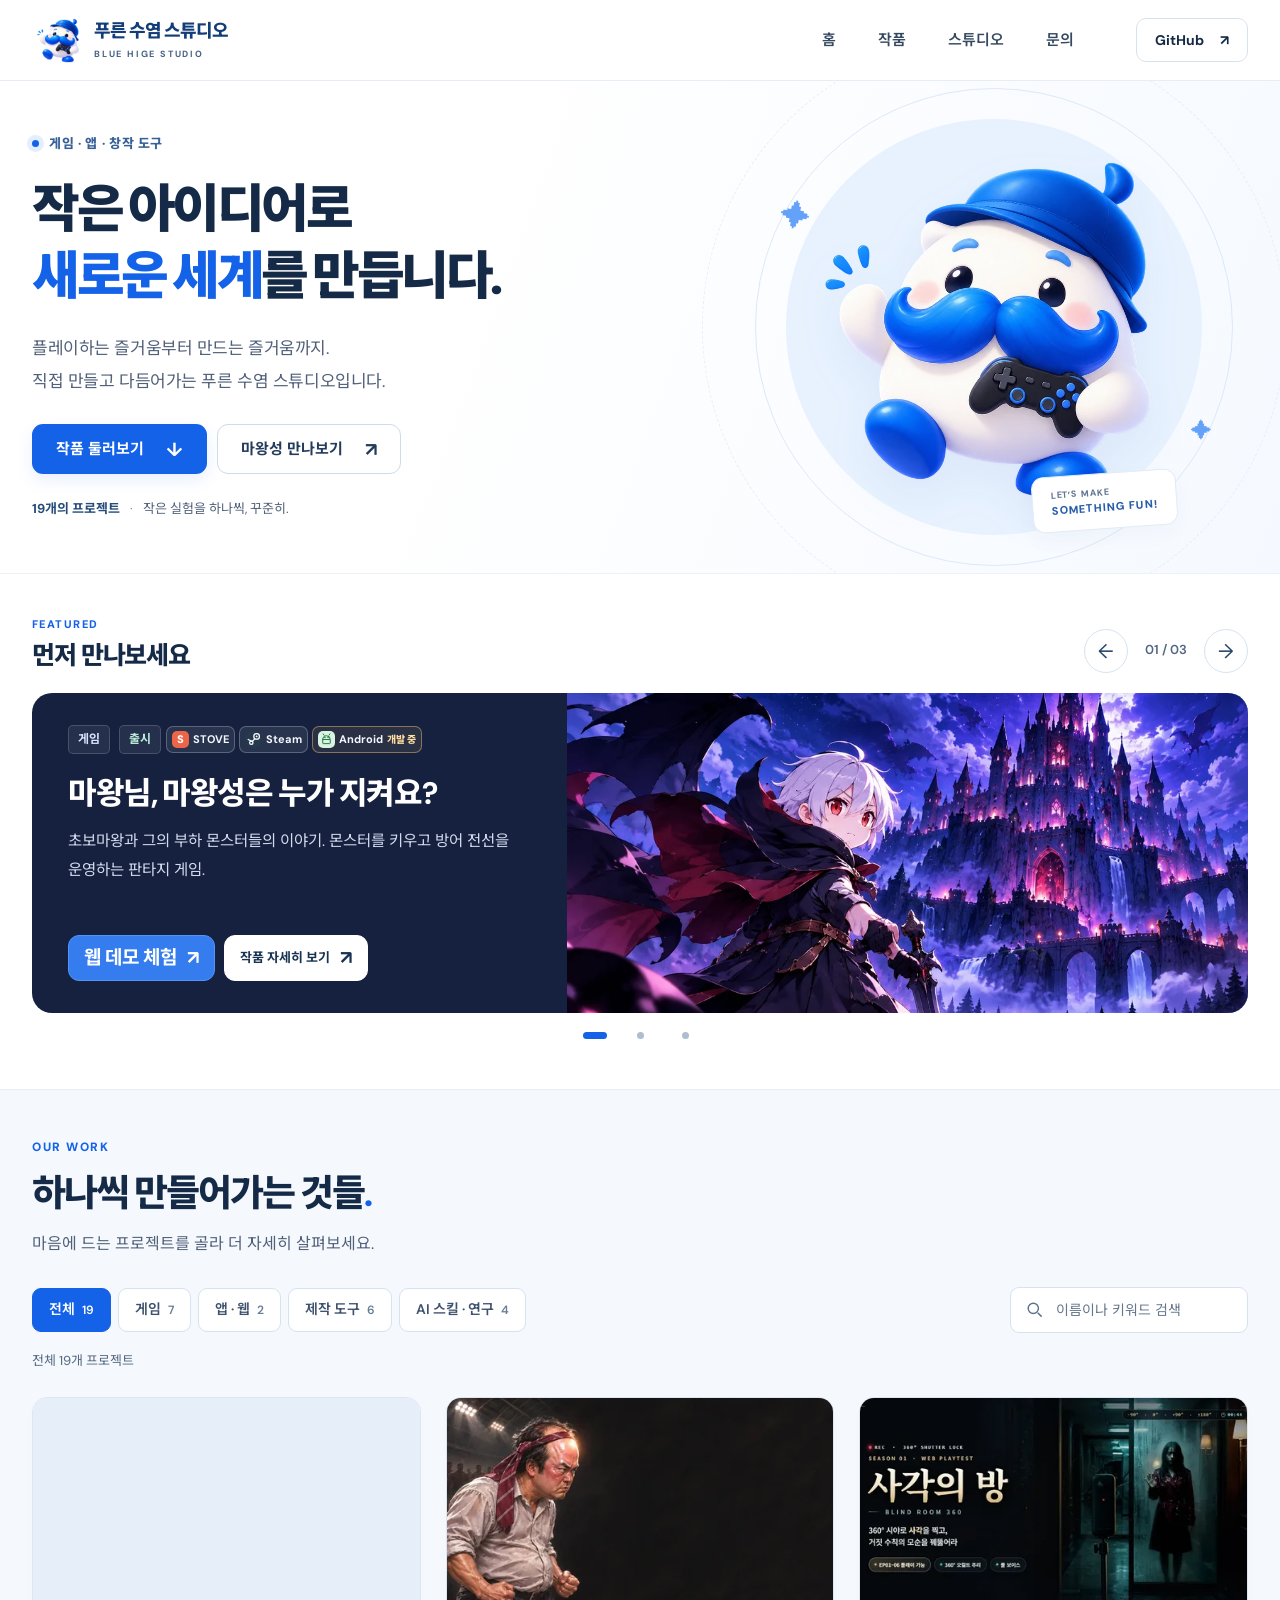
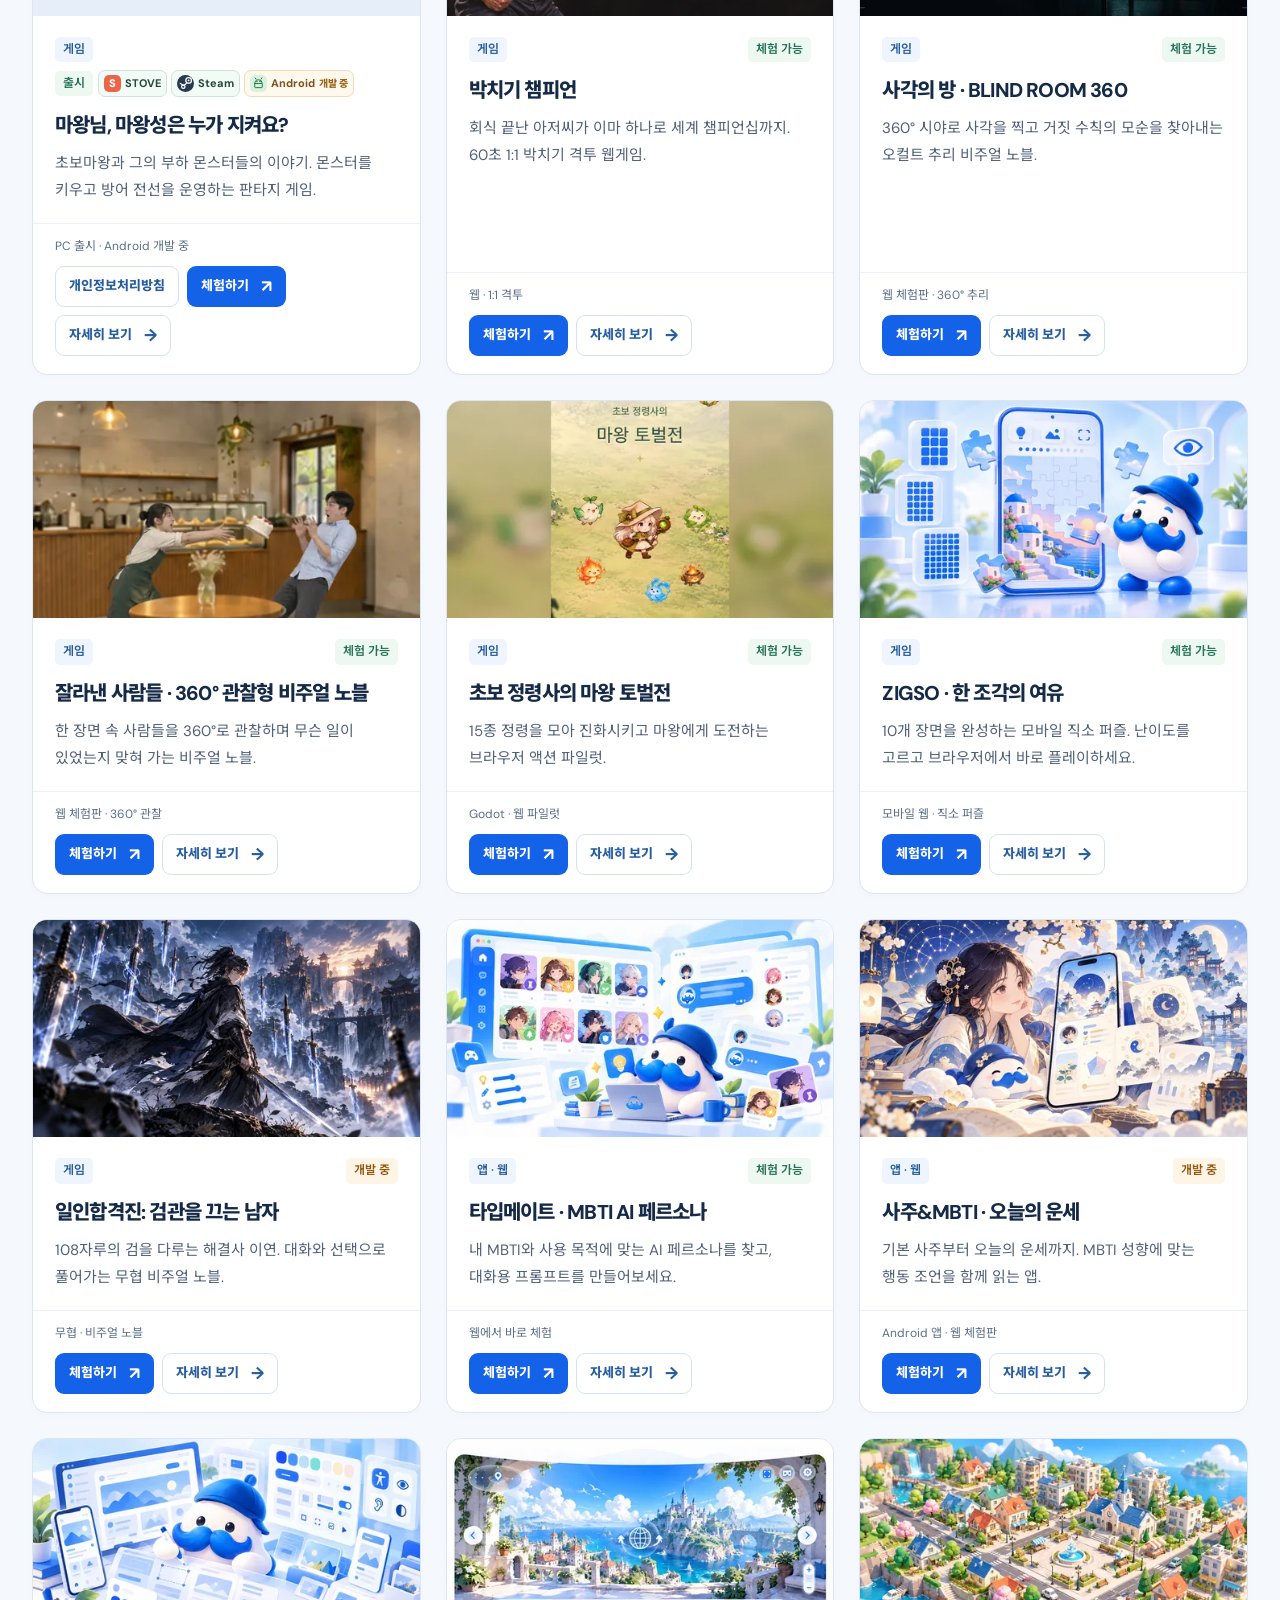
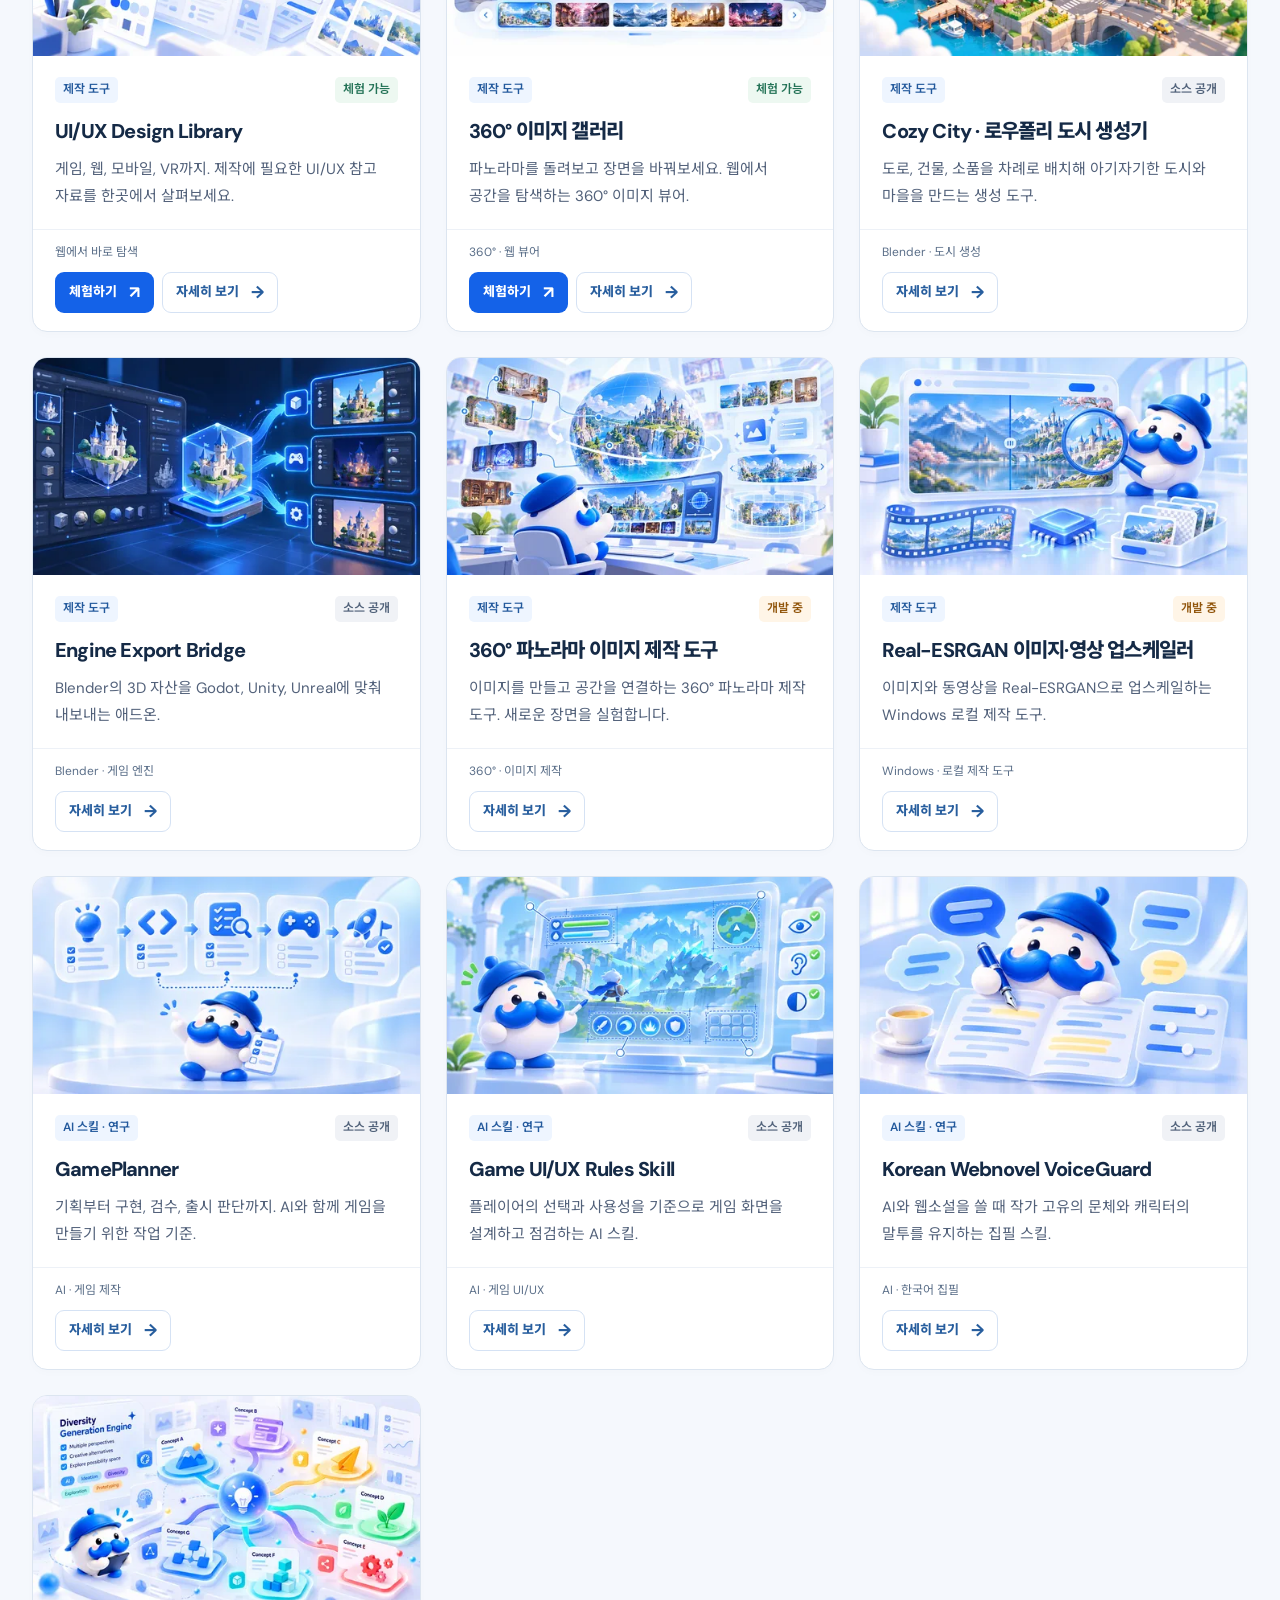
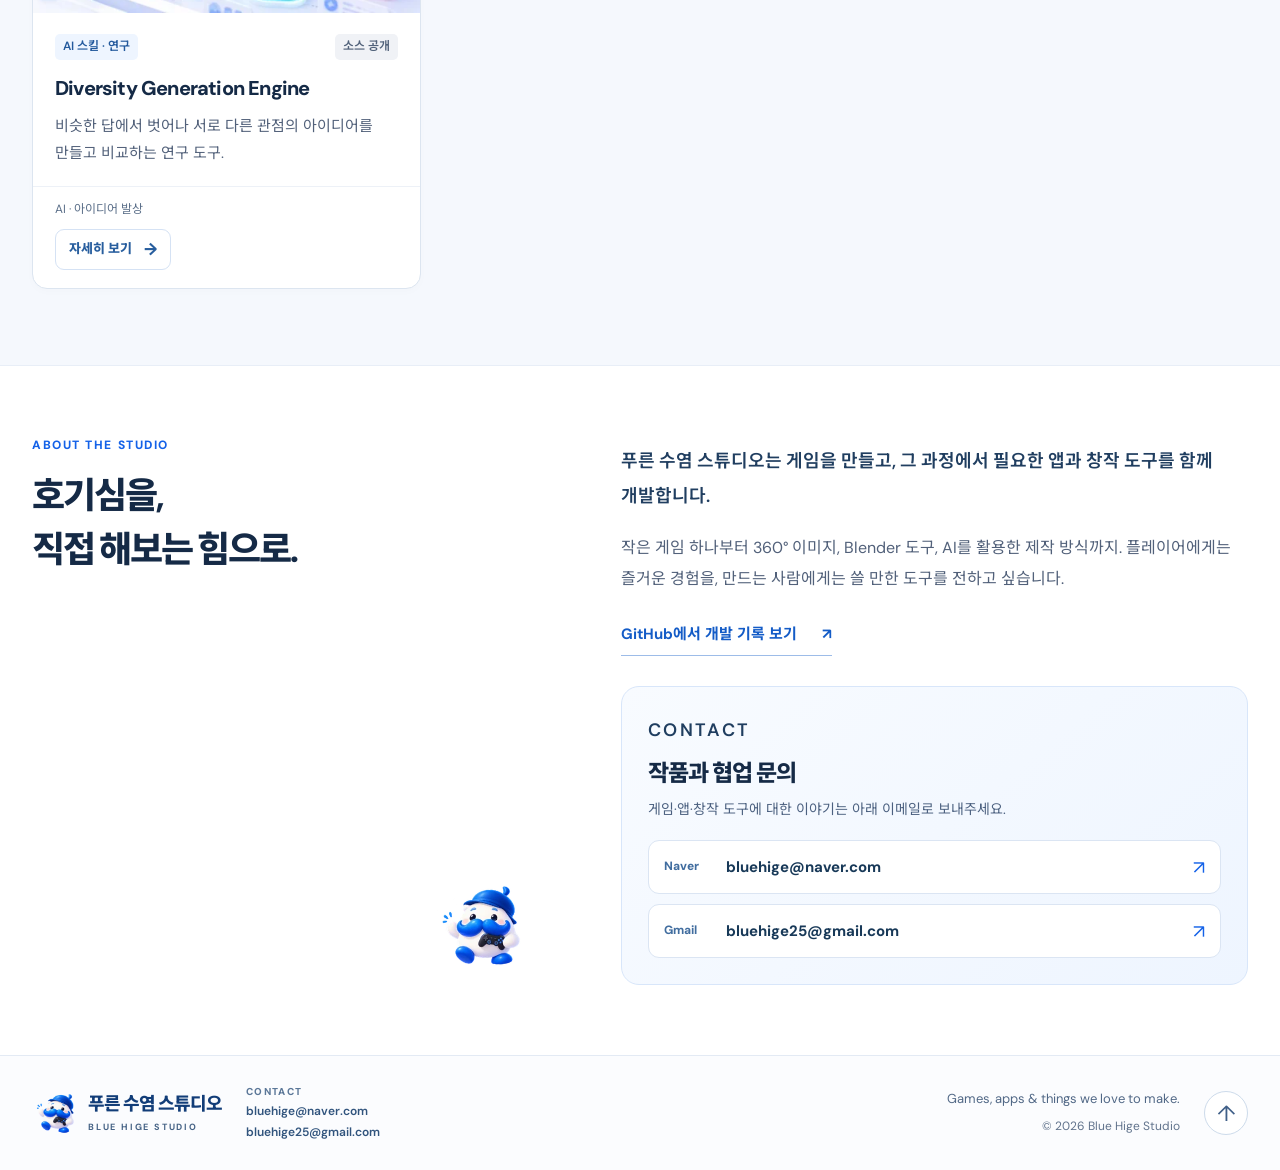
<file: index.html>
<!doctype html>
<html lang="ko">
<head>
  <meta charset="utf-8">
  <meta name="viewport" content="width=device-width, initial-scale=1">
  <meta name="description" content="푸른 수염 스튜디오의 게임, 앱, 창작 도구를 만나보세요. 마왕성, ZIGSO 직소 퍼즐, 타입메이트, Blender 및 이미지 제작 도구까지.">
  <meta name="theme-color" content="#f7faff">
  <meta property="og:title" content="푸른 수염 스튜디오 | Blue Hige Studio">
  <meta property="og:description" content="작은 아이디어로 새로운 세계를 만듭니다. 게임, 앱, 창작 도구를 한곳에서 만나보세요.">
  <meta property="og:type" content="website">
  <meta property="og:url" content="https://bluehige.github.io/">
  <meta property="og:image" content="https://bluehige.github.io/assets/images/mawang-1440.webp">
  <title>푸른 수염 스튜디오 — 게임, 앱 그리고 창작 도구</title>
  <link rel="icon" href="./assets/brand-mark.svg" type="image/svg+xml">
  <link rel="preconnect" href="https://fonts.googleapis.com">
  <link rel="preconnect" href="https://fonts.gstatic.com" crossorigin>
  <link href="https://fonts.googleapis.com/css2?family=DM+Sans:wght@400;500;600;700;800&family=Noto+Sans+KR:wght@400;500;600;700;800;900&display=swap" rel="stylesheet">
  <link rel="stylesheet" href="./styles.css?v=20261023-expanded">
</head>
<body>
  <a class="skip" href="#work">작품 목록으로 건너뛰기</a>
  <header class="site-header">
    <div class="container header-inner">
      <a class="brand" href="./" aria-label="푸른 수염 스튜디오 홈">
        <img src="./assets/images/mascot-160.webp" alt="" width="54" height="54">
        <span class="brand-word"><strong>푸른 수염 스튜디오</strong><small>BLUE HIGE STUDIO</small></span>
      </a>
      <nav class="main-nav" aria-label="주요 메뉴">
        <a class="nav-home" href="#home">홈</a><a href="#work">작품</a><a href="#about">스튜디오</a><a href="#contact">문의</a>
      </nav>
      <a class="nav-github" href="https://github.com/bluehige" target="_blank" rel="noopener noreferrer">GitHub <span aria-hidden="true">↗</span></a>
    </div>
  </header>

  <main id="home">
    <section class="hero-wrap" aria-labelledby="hero-title">
      <div class="hero container">
        <div class="hero-copy">
          <p class="eyebrow"><span class="live-dot" aria-hidden="true"></span>게임 · 앱 · 창작 도구</p>
          <h1 id="hero-title">작은 아이디어로<br><span>새로운 세계</span>를 만듭니다.</h1>
          <p class="lead">플레이하는 즐거움부터 만드는 즐거움까지.<br>직접 만들고 다듬어가는 푸른 수염 스튜디오입니다.</p>
          <div class="hero-actions">
            <a class="btn btn-primary" href="#work">작품 둘러보기 <span aria-hidden="true">↓</span></a>
            <a class="btn btn-white" href="./project.html?id=mawang">마왕성 만나보기 <span aria-hidden="true">↗</span></a>
          </div>
          <p class="hero-footnote"><strong><span id="project-count">19</span>개의 프로젝트</strong><span class="dot-separator" aria-hidden="true">·</span>작은 실험을 하나씩, 꾸준히.</p>
        </div>
        <div class="hero-illustration">
          <div class="hero-orbit orbit-one" aria-hidden="true"></div><div class="hero-orbit orbit-two" aria-hidden="true"></div>
          <span class="hero-spark spark-one" aria-hidden="true">✦</span><span class="hero-spark spark-two" aria-hidden="true">✦</span>
          <img class="mascot" src="./assets/images/mascot-800.webp" alt="파란 모자와 수염을 하고 게임패드를 든 푸른 수염 스튜디오 캐릭터" width="800" height="800" fetchpriority="high">
          <span class="mascot-note" aria-hidden="true"><span>LET’S MAKE</span> SOMETHING FUN!</span>
        </div>
      </div>
    </section>

    <section class="feature-wrap container" aria-labelledby="featured-heading">
      <div class="feature-heading">
        <div><p class="eyebrow blue">FEATURED</p><h2 id="featured-heading">먼저 만나보세요</h2></div>
        <div class="feature-controls" role="group" aria-label="대표 작품 선택">
          <button type="button" id="feature-prev" aria-label="이전 대표 작품">←</button>
          <span id="feature-position" aria-live="polite" aria-atomic="true">01 / 03</span>
          <button type="button" id="feature-next" aria-label="다음 대표 작품">→</button>
        </div>
      </div>
      <div class="feature" id="feature">
        <div class="feature-copy">
          <div class="feature-meta"><span id="feature-category">게임</span><span class="release-status"><span id="feature-status">출시</span><span id="feature-platforms" class="feature-platforms" aria-label="플랫폼별 출시 상태"></span></span></div>
          <h3 id="feature-title">마왕님, 마왕성은 누가 지켜요?</h3>
          <p id="feature-desc">초보마왕과 그의 부하 몬스터들의 이야기. 몬스터를 키우고 방어 전선을 운영하는 판타지 게임.</p>
          <div class="feature-actions">
            <a id="feature-demo" class="btn btn-feature-demo" href="https://bluehige.github.io/mawangseong-demo/web_Demo/" target="_blank" rel="noopener noreferrer" aria-label="마왕성 바로 체험하기"><span class="feature-demo-label">웹 데모 체험</span> <span aria-hidden="true">↗</span></a>
            <a id="feature-link" class="btn btn-feature" href="./project.html?id=mawang">작품 자세히 보기 <span aria-hidden="true">↗</span></a>
          </div>
        </div>
        <a class="feature-image" id="feature-image-link" href="./project.html?id=mawang" aria-label="마왕성 자세히 보기">
          <img id="feature-img" src="./assets/images/mawang-1440.webp" srcset="./assets/images/mawang-480.webp 480w, ./assets/images/mawang-960.webp 960w, ./assets/images/mawang-1440.webp 1440w" sizes="(max-width: 760px) calc(100vw - 40px), 660px" alt="보랏빛 마왕성과 흰 머리 캐릭터를 그린 마왕성 소개 일러스트" width="1672" height="941" loading="lazy">
        </a>
      </div>
      <div class="feature-dots" role="group" aria-label="대표 작품 바로 선택">
        <button class="feature-dot active" type="button" data-feature="0" aria-pressed="true"><span class="sr-only">마왕성</span></button>
        <button class="feature-dot" type="button" data-feature="1" aria-pressed="false"><span class="sr-only">타입메이트</span></button>
        <button class="feature-dot" type="button" data-feature="2" aria-pressed="false"><span class="sr-only">360도 이미지 빌더</span></button>
      </div>
    </section>

    <section class="works-section" id="work" aria-labelledby="works-heading">
      <div class="container">
        <div class="section-heading"><div><p class="eyebrow blue">OUR WORK</p><h2 id="works-heading">하나씩 만들어가는 것들<span class="heading-period">.</span></h2><p>마음에 드는 프로젝트를 골라 더 자세히 살펴보세요.</p></div></div>
        <div class="work-toolbar">
          <div class="filter-list" role="group" aria-label="작품 카테고리">
            <button type="button" class="filter active" data-category="all" aria-pressed="true">전체 <span data-count="all">19</span></button>
            <button type="button" class="filter" data-category="game" aria-pressed="false">게임 <span data-count="game">7</span></button>
            <button type="button" class="filter" data-category="app" aria-pressed="false">앱 · 웹 <span data-count="app">2</span></button>
            <button type="button" class="filter" data-category="tool" aria-pressed="false">제작 도구 <span data-count="tool">6</span></button>
            <button type="button" class="filter" data-category="lab" aria-pressed="false">AI 스킬 · 연구 <span data-count="lab">4</span></button>
          </div>
          <label class="work-search">
            <svg width="19" height="19" viewBox="0 0 24 24" fill="none" stroke="currentColor" stroke-width="1.8" aria-hidden="true"><circle cx="10.5" cy="10.5" r="6.5"></circle><path d="m16 16 5 5"></path></svg>
            <span class="sr-only">작품 검색</span><input id="search" type="search" placeholder="이름이나 키워드 검색" autocomplete="off">
          </label>
        </div>
        <div class="results-row"><p id="result-count" role="status" aria-live="polite" aria-atomic="true">전체 19개 프로젝트</p><button id="reset-filters" type="button" class="text-button" hidden>검색·필터 초기화 <span aria-hidden="true">↺</span></button></div>
        <div class="projects-grid" id="projects-grid"></div>
        <div id="empty" class="empty" hidden><span class="empty-symbol" aria-hidden="true">⌕</span><h3>찾으시는 프로젝트가 없어요.</h3><p>다른 검색어를 입력하거나 전체 작품을 살펴보세요.</p><button id="empty-reset" type="button" class="btn btn-primary">전체 작품 보기</button></div>
        <noscript><p class="empty">작품 목록을 보려면 브라우저에서 JavaScript를 켜주세요. <a href="https://github.com/bluehige">GitHub에서도 프로젝트를 볼 수 있습니다.</a></p></noscript>
      </div>
    </section>

    <section id="about" class="about-section" aria-labelledby="about-heading">
      <div class="container about-grid">
        <div class="about-heading"><p class="eyebrow blue">ABOUT THE STUDIO</p><h2 id="about-heading">호기심을,<br>직접 해보는 힘으로.</h2><img src="./assets/images/mascot-160.webp" width="96" height="96" alt="" loading="lazy"></div>
        <div class="about-text"><p>푸른 수염 스튜디오는 게임을 만들고, 그 과정에서 필요한 앱과 창작 도구를 함께 개발합니다.</p><p>작은 게임 하나부터 360° 이미지, Blender 도구, AI를 활용한 제작 방식까지. 플레이어에게는 즐거운 경험을, 만드는 사람에게는 쓸 만한 도구를 전하고 싶습니다.</p><a href="https://github.com/bluehige" target="_blank" rel="noopener noreferrer" class="under-link">GitHub에서 개발 기록 보기 <span aria-hidden="true">↗</span></a>
          <div class="contact-panel" id="contact" aria-labelledby="contact-heading">
            <p class="eyebrow blue">CONTACT</p>
            <h3 id="contact-heading">작품과 협업 문의</h3>
            <p>게임·앱·창작 도구에 대한 이야기는 아래 이메일로 보내주세요.</p>
            <div class="contact-links">
              <a class="contact-link" href="mailto:bluehige@naver.com" aria-label="bluehige@naver.com으로 이메일 보내기"><span class="contact-service">Naver</span><strong>bluehige@naver.com</strong><span class="contact-arrow" aria-hidden="true">↗</span></a>
              <a class="contact-link" href="mailto:bluehige25@gmail.com" aria-label="bluehige25@gmail.com으로 이메일 보내기"><span class="contact-service">Gmail</span><strong>bluehige25@gmail.com</strong><span class="contact-arrow" aria-hidden="true">↗</span></a>
            </div>
          </div>
        </div>
      </div>
    </section>
  </main>
  <footer class="footer"><div class="container footer-inner">
    <a class="brand" href="./"><img src="./assets/images/mascot-160.webp" alt="" width="48" height="48" loading="lazy"><span class="brand-word"><strong>푸른 수염 스튜디오</strong><small>BLUE HIGE STUDIO</small></span></a>
    <div class="footer-contact">
      <span>CONTACT</span>
      <a href="mailto:bluehige@naver.com">bluehige@naver.com</a>
      <a href="mailto:bluehige25@gmail.com">bluehige25@gmail.com</a>
    </div>
    <div class="footer-note"><p>Games, apps & things we love to make.</p><small>© 2026 Blue Hige Studio</small></div>
    <a href="#home" class="to-top" aria-label="맨 위로">↑</a>
  </div></footer>
  <script src="./projects.js?v=20261023-expanded"></script>
  <script src="./app.js?v=20261023-expanded"></script>
</body>
</html>
</file>
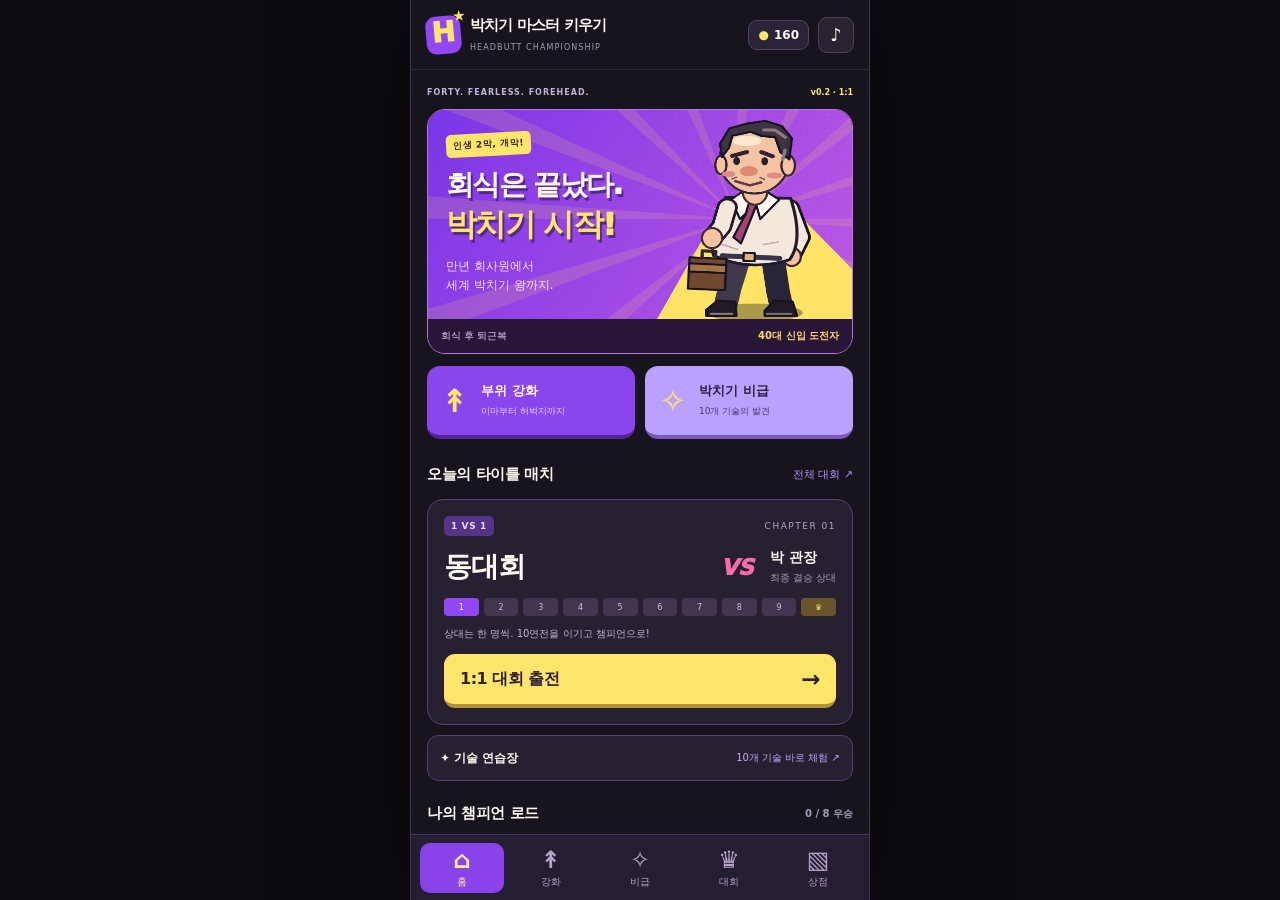
<file: headbutt-master/index.html>
<!doctype html><html lang="ko"><head><meta charset="utf-8"><meta name="viewport" content="width=device-width,initial-scale=1,viewport-fit=cover"><meta name="theme-color" content="#17141e"><meta name="description" content="회식 후 아저씨의 1:1 박치기 대회. 10연전, 10개 기술, 그랜드 슬램! 모바일 웹 파일럿 v0.2"><title>박치기 마스터 키우기 · 1:1 챔피언십</title><link rel="icon" href="data:image/svg+xml,%3Csvg xmlns='http://www.w3.org/2000/svg' viewBox='0 0 64 64'%3E%3Crect width='64' height='64' rx='15' fill='%23834bf0'/%3E%3Ctext x='32' y='43' text-anchor='middle' font-size='36' fill='%23ffe86b'%3EH%3C/text%3E%3C/svg%3E"><link rel="stylesheet" href="./styles.css?v=0.2.0"><script defer src="./engine.js?v=0.2.0"></script><script defer src="./art.js?v=0.2.0"></script><script defer src="./game.js?v=0.2.0"></script><style>.match-title h3{min-width:0;overflow-wrap:anywhere}.match-title>div{min-width:0;max-width:44%}.match-title b{overflow-wrap:anywhere}</style></head><body>
<div class="app" id="app"><header class="header"><div class="mark">H<span>★</span></div><div class="brand"><b>박치기 마스터 키우기</b><small>HEADBUTT CHAMPIONSHIP</small></div><span class="wallet"><i>●</i> <b id="gold">160</b></span><button class="icon-button" id="sound" aria-label="소리 켜기 또는 끄기">♪</button></header>
<main id="content" class="content"><section id="home" class="page active"><div class="eyebrow">FORTY. FEARLESS. FOREHEAD. <span>v0.2 · 1:1</span></div><div class="hero"><canvas id="hero" width="840" height="460" aria-label="보라색 배경의 회식 후 회사원 캐릭터"></canvas><div class="hero-copy"><span class="tag yellow">인생 2막, 개막!</span><h1>회식은 끝났다.<br><em>박치기 시작!</em></h1><p>만년 회사원에서<br>세계 박치기 왕까지.</p></div><div class="hero-footer"><span id="outfit">회식 후 퇴근복</span><b>40대 신입 도전자</b></div></div>
<div class="quick-grid"><button data-page="training"><span class="quick-icon">↟</span><b>부위 강화</b><small>이마부터 허벅지까지</small></button><button data-page="skills"><span class="quick-icon">✧</span><b>박치기 비급</b><small>10개 기술의 발견</small></button></div>
<div class="section-title"><h2>오늘의 타이틀 매치</h2><button data-page="tournaments">전체 대회 ↗</button></div><div class="match-card"><div class="match-top"><span class="tag">1 VS 1</span><small id="home-stage-num">CHAPTER 01</small></div><div class="match-title"><h3 id="home-stage">동대회</h3><span>VS</span><div><b id="home-boss">박 관장</b><small>최종 결승 상대</small></div></div><div class="round-dots" id="home-rounds"></div><p>상대는 한 명씩. 10연전을 이기고 챔피언으로!</p><button class="primary" data-act="enter">1:1 대회 출전 <span>→</span></button></div><button class="practice-link" data-act="practice">✦ 기술 연습장 <span>10개 기술 바로 체험 ↗</span></button>
<div class="section-title"><h2>나의 챔피언 로드</h2><b class="muted" id="progress-text">0 / 8 우승</b></div><div class="small-stats"><div><small>1:1 승리</small><b id="home-wins">0</b></div><div><small>최고 연전</small><b id="home-best">0 / 10</b></div><div><small>발견한 기술</small><b id="home-skills">1 / 10</b></div></div><div class="story"><b>EP.01 · 회식 후 퇴근길</b><p>“내가 왕년에 말이야… 이마 하나는 끝내줬다고.”<br>풀린 넥타이, 불룩한 배. 그의 무모한 도전이 시작된다.</p></div></section>
<section id="training" class="page"><div class="page-title"><span>TRAINING CLUB</span><h1>아저씨 강화소</h1><p>경기 보상으로 네 부위를 영구 강화합니다.</p></div><div class="training-hero"><canvas id="portrait" width="300" height="300"></canvas><div><span class="tag yellow">GROW YOUR LEGEND</span><h2>이마는 단단하게.<br>허리는 유연하게.</h2><p id="training-outfit"></p><div class="stat-bars" id="stat-bars"></div></div></div><div id="parts" class="parts"></div><div class="hint">부위 강화는 영구 유지됩니다. 대회 레벨과 기술은 새 출전 때 Lv.1부터 다시 시작합니다.</div></section>
<section id="skills" class="page"><div class="page-title"><span>THE HEADBUTT MANUAL</span><h1>열 가지 박치기 비급</h1><p>1레벨마다 기술 하나. Lv.10에서 모두 배웁니다.</p></div><button class="primary" data-act="practice">10종 기술 연습하기 <span>↗</span></button><div class="skill-summary"><b>배운 기술 4개를 장착</b><span>경기 전·일시정지 중 교체 가능</span></div><div id="skill-book" class="skill-book"></div></section>
<section id="tournaments" class="page"><div class="page-title"><span>ROAD TO THE GRAND SLAM</span><h1>작은 동네에서, 세계로.</h1><p>8개 대회를 제패하면 그랜드 슬램.</p></div><div class="trophy-banner"><span>♛</span><div><b>HEADBUTT GRAND SLAM</b><p id="trophy-count">0 / 8개의 우승 트로피</p></div></div><div id="stage-map" class="stage-map"></div></section>
<section id="shop" class="page"><div class="page-title"><span>SCROLL SHOP</span><h1>강화 주문서 상점</h1><p>파일럿 상점 · 실제 결제 없음</p></div><div class="shop-item"><span>✦</span><div><b>랜덤 강화 주문서</b><p>골드 80 → 주문서 1장</p></div><button data-act="exchange">교환</button></div><div class="shop-item"><span>▧</span><div><b>챔피언 입문 패키지</b><p>4종 각 2장 · 무료 1회</p></div><button id="claim" data-act="claim">받기</button></div><div class="shop-item"><span>♛</span><div><b>왕의 주문서 세트</b><p>4종 각 8장 · 가상 가격 3,300원</p></div><button id="mockbuy" data-act="mockbuy">시연</button></div><div class="hint">시연 상품은 실제 돈을 사용하지 않습니다. 온라인 랭킹과 결제 서버는 연결하지 않았습니다.</div><div class="section-title"><h2>나의 기록</h2><span>이 브라우저에 저장</span></div><div class="small-stats" id="records"></div><button class="reset" data-act="reset">저장 기록 초기화</button></section></main>
<nav class="nav" aria-label="주 메뉴"><button class="selected" data-page="home"><span>⌂</span>홈</button><button data-page="training"><span>↟</span>강화</button><button data-page="skills"><span>✧</span>비급</button><button data-page="tournaments"><span>♛</span>대회</button><button data-page="shop"><span>▧</span>상점</button></nav>
<section class="battle hidden" id="battle" aria-label="1대1 박치기 경기"><div class="battle-header"><div><span class="tag">1 VS 1</span><b id="battle-stage">동대회</b></div><span id="battle-round">1 / 10</span><button class="icon-button" data-act="pause" aria-label="일시정지">Ⅱ</button></div><div class="duel-hud"><div class="fighter-hud"><div><b>나 · 40대 도전자</b><span id="player-lv">Lv.1</span></div><div class="health"><i id="p-health"></i></div><small id="p-hp">207 / 207</small></div><div class="vs-clock"><b>VS</b><span id="clock">60</span></div><div class="fighter-hud opponent"><div><b id="opponent-name">김 대리</b><span>RIVAL</span></div><div class="health"><i id="e-health"></i></div><small id="e-hp"></small></div></div>
<div class="ring" id="ring"><canvas id="duel" aria-label="한 명의 상대와 맞서는 박치기 링"></canvas><div class="battle-status" id="battle-status">허리를 젖히고, 이마로 승부!</div><div class="combat-caption" id="combat-caption"></div></div>
<div class="controls"><div class="energy-row"><b>기력 <span id="energy-text">100</span></b><div class="energy-meter"><i id="energy-fill"></i></div><span id="range-label">근접 거리</span></div><div class="loadout-header"><b>장착 기술 <span id="learned-count">1 / 10</span></b><button data-act="loadout">비급 교체 ⇄</button></div><div class="equipped" id="equipped"></div><div class="action-row"><div class="footwork"><div class="move-buttons"><button id="left" aria-label="왼쪽으로 이동">◀</button><button id="right" aria-label="오른쪽으로 이동">▶</button></div><button class="dodge" id="dodge">회피 <small>회복 2.8초</small></button></div><button id="headbutt" class="headbutt"><span class="charge-fill" id="charge-fill"></span><span class="headbutt-icon">✹</span><b>박치기</b><small id="charge-label">누르고 모아, 놓기!</small></button></div><div class="charge-track"><i id="charge-bar"></i><span></span></div><div class="charge-tip"><span>짧게 누르면 기본 공격</span><b>노란 구간에서 놓으면 PERFECT</b></div><div class="keyboard-hint">PC : ← → 이동 · SPACE 박치기 · D 회피 · 1~4 기술</div></div></section>
<div class="overlay hidden" id="overlay"><div class="modal" role="dialog" aria-modal="true" aria-labelledby="modal-title"><span class="modal-kicker" id="modal-kicker"></span><h2 id="modal-title"></h2><p id="modal-desc"></p><div id="modal-body"></div><div class="modal-actions" id="modal-actions"></div></div></div><div class="toast" id="toast" role="status"></div><noscript>이 게임을 실행하려면 브라우저에서 JavaScript를 허용해 주세요.</noscript></div></body></html>
</file>
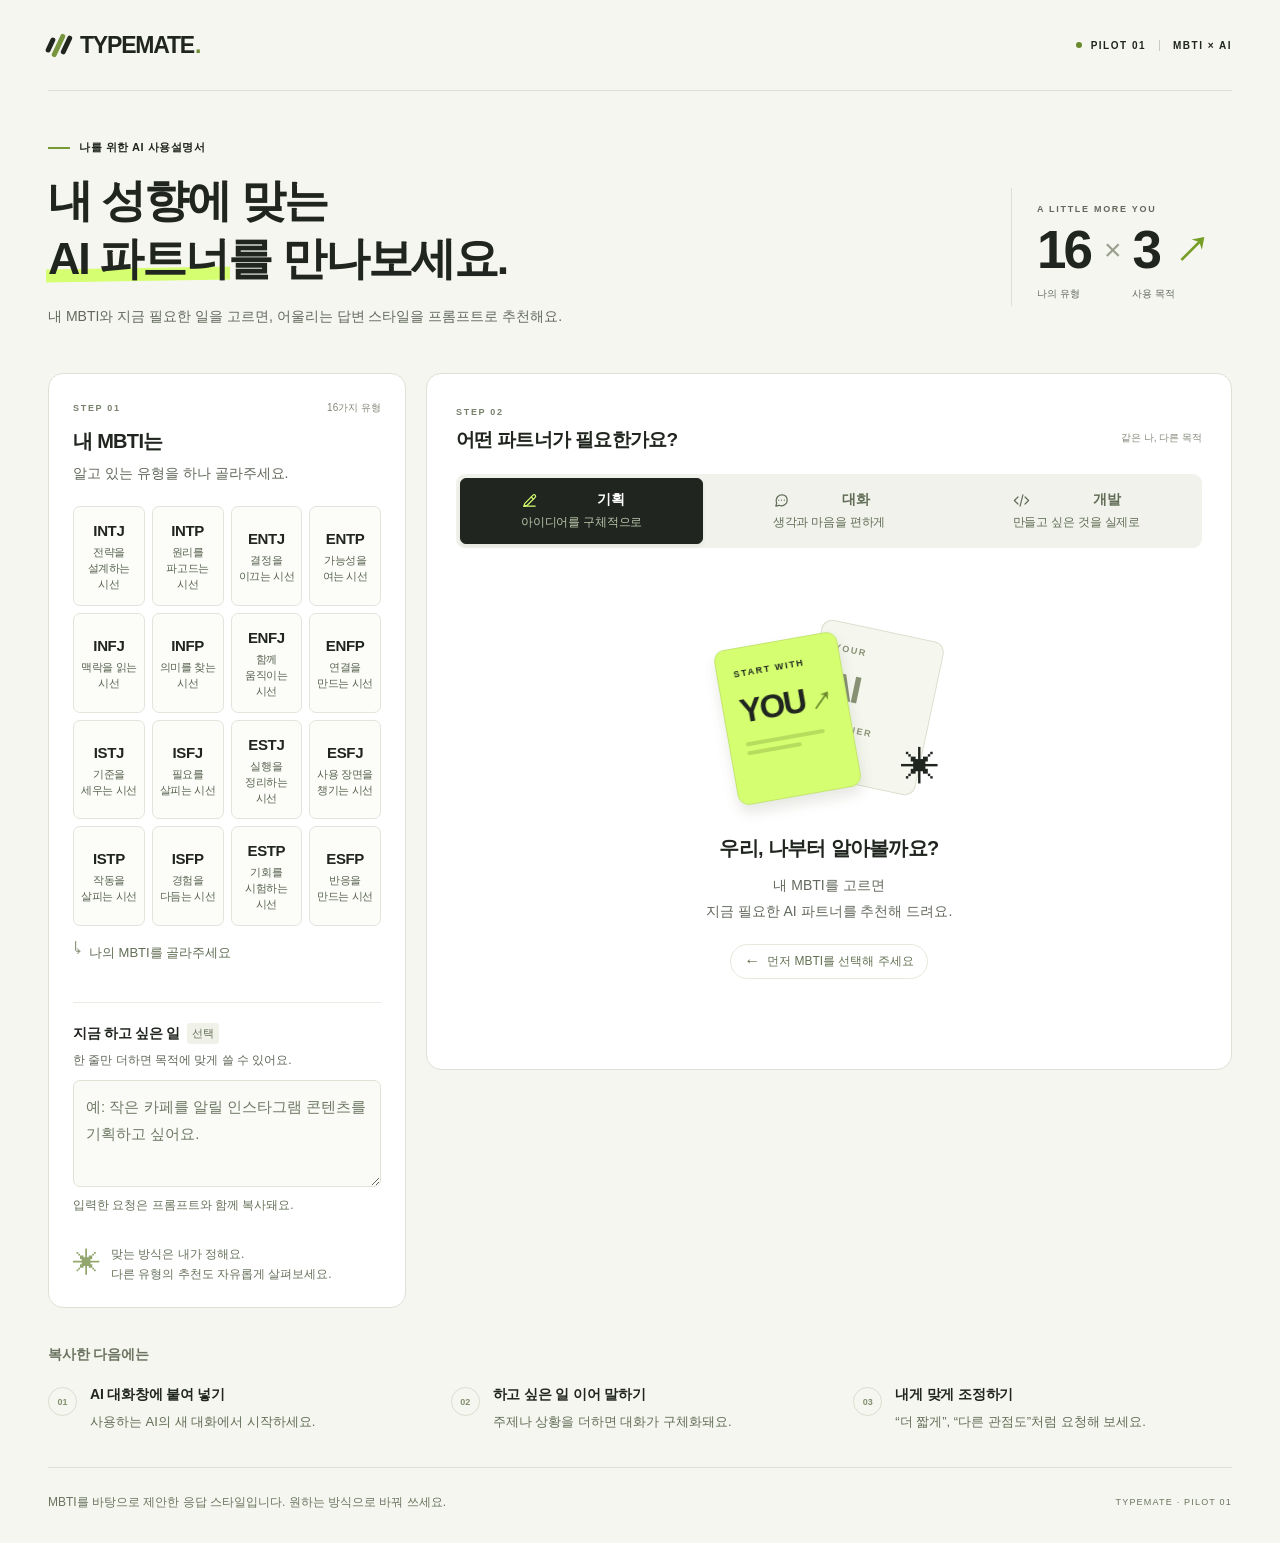
<file: mbti-persona/index.html>
<!doctype html>
<html lang="ko">
<head>
  <meta charset="utf-8">
  <meta name="viewport" content="width=device-width, initial-scale=1">
  <meta name="theme-color" content="#f6f6f0">
  <meta name="description" content="MBTI를 선택하고 기획, 대화, 개발에 어울리는 AI 페르소나 프롬프트를 만나보세요. 마음에 맞게 수정하고 바로 복사할 수 있습니다.">
  <title>타입메이트 — 내 성향에 맞는 AI 파트너</title>
  <link rel="icon" href="data:image/svg+xml,%3Csvg xmlns='http://www.w3.org/2000/svg' viewBox='0 0 64 64'%3E%3Crect width='64' height='64' rx='16' fill='%23202520'/%3E%3Cpath d='M14 18h36v9H37v23H27V27H14z' fill='%23d5ff70'/%3E%3C/svg%3E">
  <link rel="stylesheet" href="./styles.css">
  <script src="./personas.js" defer></script>
  <script src="./app.js" defer></script>
</head>
<body>
  <a class="skip-link" href="#workspace">프롬프트 만들기로 이동</a>
  <div class="page-shell">
    <header class="site-header">
      <a class="wordmark" href="./" aria-label="타입메이트 처음으로">
        <span class="brand-symbol" aria-hidden="true"><i></i><i></i><i></i></span>
        TYPEMATE<span class="wordmark-dot">.</span>
      </a>
      <div class="header-meta"><span class="status-dot" aria-hidden="true"></span>PILOT 01<span class="header-divider" aria-hidden="true"></span><span>MBTI × AI</span></div>
    </header>

    <main>
      <section class="hero" aria-labelledby="page-title">
        <div class="hero-copy">
          <p class="eyebrow"><span class="eyebrow-line" aria-hidden="true"></span>나를 위한 AI 사용설명서</p>
          <h1 id="page-title">내 성향에 맞는<br><span>AI 파트너</span>를 만나보세요.</h1>
          <p class="hero-description">내 MBTI와 지금 필요한 일을 고르면,<br class="mobile-break"> 어울리는 답변 스타일을 프롬프트로 추천해요.</p>
        </div>
        <div class="hero-note" aria-label="16가지 MBTI 유형과 3가지 사용 목적">
          <span class="hero-note-label">A LITTLE MORE YOU</span>
          <div class="hero-equation"><span>16</span><b aria-hidden="true">×</b><span>3</span><span class="equation-arrow" aria-hidden="true">↗</span></div>
          <div class="hero-note-caption"><span>나의 유형</span><span>사용 목적</span></div>
        </div>
      </section>

      <noscript><p class="noscript-notice">프롬프트 추천을 사용하려면 브라우저의 JavaScript를 켜주세요.</p></noscript>

      <section class="workspace" id="workspace" aria-label="페르소나 프롬프트 추천">
        <aside class="selection-panel" aria-labelledby="type-heading">
          <div class="section-topline"><span class="step-label">STEP 01</span><span class="mini-label" id="selection-count">유형 선택 전</span></div>
          <h2 id="type-heading">내 MBTI는</h2>
          <p class="section-description">알고 있는 유형을 하나 골라주세요.</p>
          <div id="type-grid" class="type-grid" role="group" aria-labelledby="type-heading"></div>
          <div class="selection-note"><span class="selection-note-icon" aria-hidden="true">↳</span><p id="selected-label">유형을 선택하면 추천을 볼 수 있어요.</p></div>

          <div class="task-section">
            <div class="field-label-row"><label for="task-input">지금 하고 싶은 일</label><span class="optional-label">선택</span></div>
            <p class="field-help" id="task-help">한 줄만 더하면 목적에 맞게 쓸 수 있어요.</p>
            <textarea id="task-input" rows="3" maxlength="1000" placeholder="예: 반려동물 앱의 첫 기능을 기획하고 싶어." aria-describedby="task-help"></textarea>
            <p class="task-footnote">입력한 요청은 프롬프트와 함께 복사돼요.</p>
          </div>

          <div class="selection-bottom"><span class="tiny-spark" aria-hidden="true">✳</span><p>맞는 방식은 내가 정해요.<br>다른 유형의 추천도 자유롭게 살펴보세요.</p></div>
        </aside>

        <section class="recommendation-panel" id="result-panel" aria-labelledby="purpose-heading">
          <div class="purpose-heading-row"><div><span class="step-label">STEP 02</span><h2 id="purpose-heading">어떤 파트너가 필요한가요?</h2></div><span class="purpose-microcopy">같은 나, 다른 목적</span></div>
          <div id="mode-tabs" class="mode-tabs" role="tablist" aria-label="프롬프트 사용 목적">
            <button type="button" role="tab" id="tab-planning" data-mode="planning" aria-controls="result-content" aria-selected="true" tabindex="0"><svg viewBox="0 0 24 24" fill="none" aria-hidden="true"><path d="M4 20l4.5-1L20 7.5a2.1 2.1 0 0 0-3-3L5.5 16 4 20Z"/><path d="m14.5 7 3 3M4 20h16"/></svg><span>기획</span><small>아이디어를 구체적으로</small></button>
            <button type="button" role="tab" id="tab-conversation" data-mode="conversation" aria-controls="result-content" aria-selected="false" tabindex="-1"><svg viewBox="0 0 24 24" fill="none" aria-hidden="true"><path d="M20 11.5a8 8 0 0 1-8 8 9 9 0 0 1-3.5-.7L4 20l1.2-4.5A9 9 0 0 1 4.5 12a8 8 0 0 1 8-8H13a7.5 7.5 0 0 1 7 7v.5Z"/><path d="M8 11.5h.01M12 11.5h.01M16 11.5h.01"/></svg><span>대화</span><small>생각과 마음을 편하게</small></button>
            <button type="button" role="tab" id="tab-development" data-mode="development" aria-controls="result-content" aria-selected="false" tabindex="-1"><svg viewBox="0 0 24 24" fill="none" aria-hidden="true"><path d="m7 7-5 5 5 5m10-10 5 5-5 5M14 4l-4 16"/></svg><span>개발</span><small>만들고 싶은 것을 실제로</small></button>
          </div>

          <div id="empty-state" class="empty-state">
            <div class="empty-art" aria-hidden="true"><div class="empty-card card-back"><span>YOUR</span><strong>AI</strong><span>PARTNER</span></div><div class="empty-card card-front"><span>START WITH</span><strong>YOU<span>↗</span></strong><div class="art-line"></div><div class="art-line short"></div></div><span class="empty-star">✳</span></div>
            <h3>우리, 나부터 알아볼까요?</h3>
            <p>내 MBTI를 고르면<br>지금 필요한 AI 파트너를 추천해 드려요.</p>
            <div class="empty-instruction"><span aria-hidden="true">←</span> 먼저 MBTI를 선택해 주세요</div>
          </div>

          <div id="result-content" role="tabpanel" aria-labelledby="tab-planning" tabindex="0" hidden>
            <div class="persona-heading">
              <div class="persona-type-lockup"><span id="result-type" class="result-type">ENTP</span><span id="result-name" class="result-name"></span></div>
              <span class="mode-badge" id="mode-label">기획 파트너</span>
            </div>
            <h3 id="persona-title" class="persona-title"></h3>
            <p id="persona-pitch" class="persona-pitch"></p>
            <div id="persona-tags" class="persona-tags" aria-label="추천 스타일"></div>

            <details class="recommendation-details" open>
              <summary>이 파트너와는 이렇게 일해요 <span aria-hidden="true">−</span></summary>
              <ul id="rule-preview" class="rule-preview"></ul>
            </details>

            <div class="prompt-section">
              <div class="prompt-label-row"><label for="prompt-output">바로 쓸 수 있는 프롬프트</label><span class="prompt-format">PROMPT</span></div>
              <p class="prompt-help" id="prompt-help">원하는 표현으로 고친 뒤, AI 대화창에 붙여 넣으세요.</p>
              <div class="prompt-editor"><textarea id="prompt-output" rows="14" spellcheck="false" aria-describedby="prompt-help edit-status" placeholder="추천 프롬프트가 여기에 표시됩니다."></textarea><div class="editor-footer"><span id="edit-status">추천 원문</span><span id="prompt-length">0자</span></div></div>
              <div class="primary-actions"><button type="button" id="copy-button" class="button-primary"><svg viewBox="0 0 24 24" fill="none" aria-hidden="true"><rect x="8" y="8" width="12" height="13" rx="2"/><path d="M16 8V5a2 2 0 0 0-2-2H5a2 2 0 0 0-2 2v9a2 2 0 0 0 2 2h3"/></svg>프롬프트 복사<span class="button-arrow" aria-hidden="true">↗</span></button><button type="button" id="reset-button" class="button-secondary" title="수정한 프롬프트를 현재 추천 원문으로 복원">원문으로</button></div>
              <div class="secondary-actions"><button type="button" id="download-button"><svg viewBox="0 0 24 24" fill="none" aria-hidden="true"><path d="M12 3v12m-4-4 4 4 4-4M4 16v4h16v-4"/></svg>텍스트 저장</button><button type="button" id="share-button" title="MBTI와 목적만 공유합니다. 입력한 요청과 수정한 프롬프트는 포함되지 않습니다."><svg viewBox="0 0 24 24" fill="none" aria-hidden="true"><path d="m9 15 6-6M8 16l-1 1a4.2 4.2 0 0 1-6-6l4-4a4.2 4.2 0 0 1 6 0m2 10a4.2 4.2 0 0 0 6 0l4-4a4.2 4.2 0 0 0-6-6l-1 1" transform="translate(0 0) scale(.95)"/></svg>선택 링크 복사</button></div>
            </div>
          </div>
        </section>
      </section>

      <section class="how-it-works" aria-labelledby="how-title">
        <h2 id="how-title">복사한 다음에는</h2>
        <ol><li><span class="how-number">01</span><div><h3>AI 대화창에 붙여 넣기</h3><p>사용하는 AI의 새 대화에서 시작하세요.</p></div></li><li><span class="how-number">02</span><div><h3>하고 싶은 일 이어 말하기</h3><p>주제나 상황을 더하면 대화가 구체화돼요.</p></div></li><li><span class="how-number">03</span><div><h3>내게 맞게 조정하기</h3><p>“더 짧게”, “다른 관점도”처럼 요청해 보세요.</p></div></li></ol>
      </section>
    </main>

    <footer class="site-footer"><p>MBTI를 바탕으로 제안한 응답 스타일입니다.<br class="mobile-break"> 원하는 방식으로 바꿔 쓰세요.</p><span>TYPEMATE · PILOT 01</span></footer>
  </div>
  <div id="toast" class="toast" role="status" aria-live="polite" aria-atomic="true"></div>
</body>
</html>
</file>
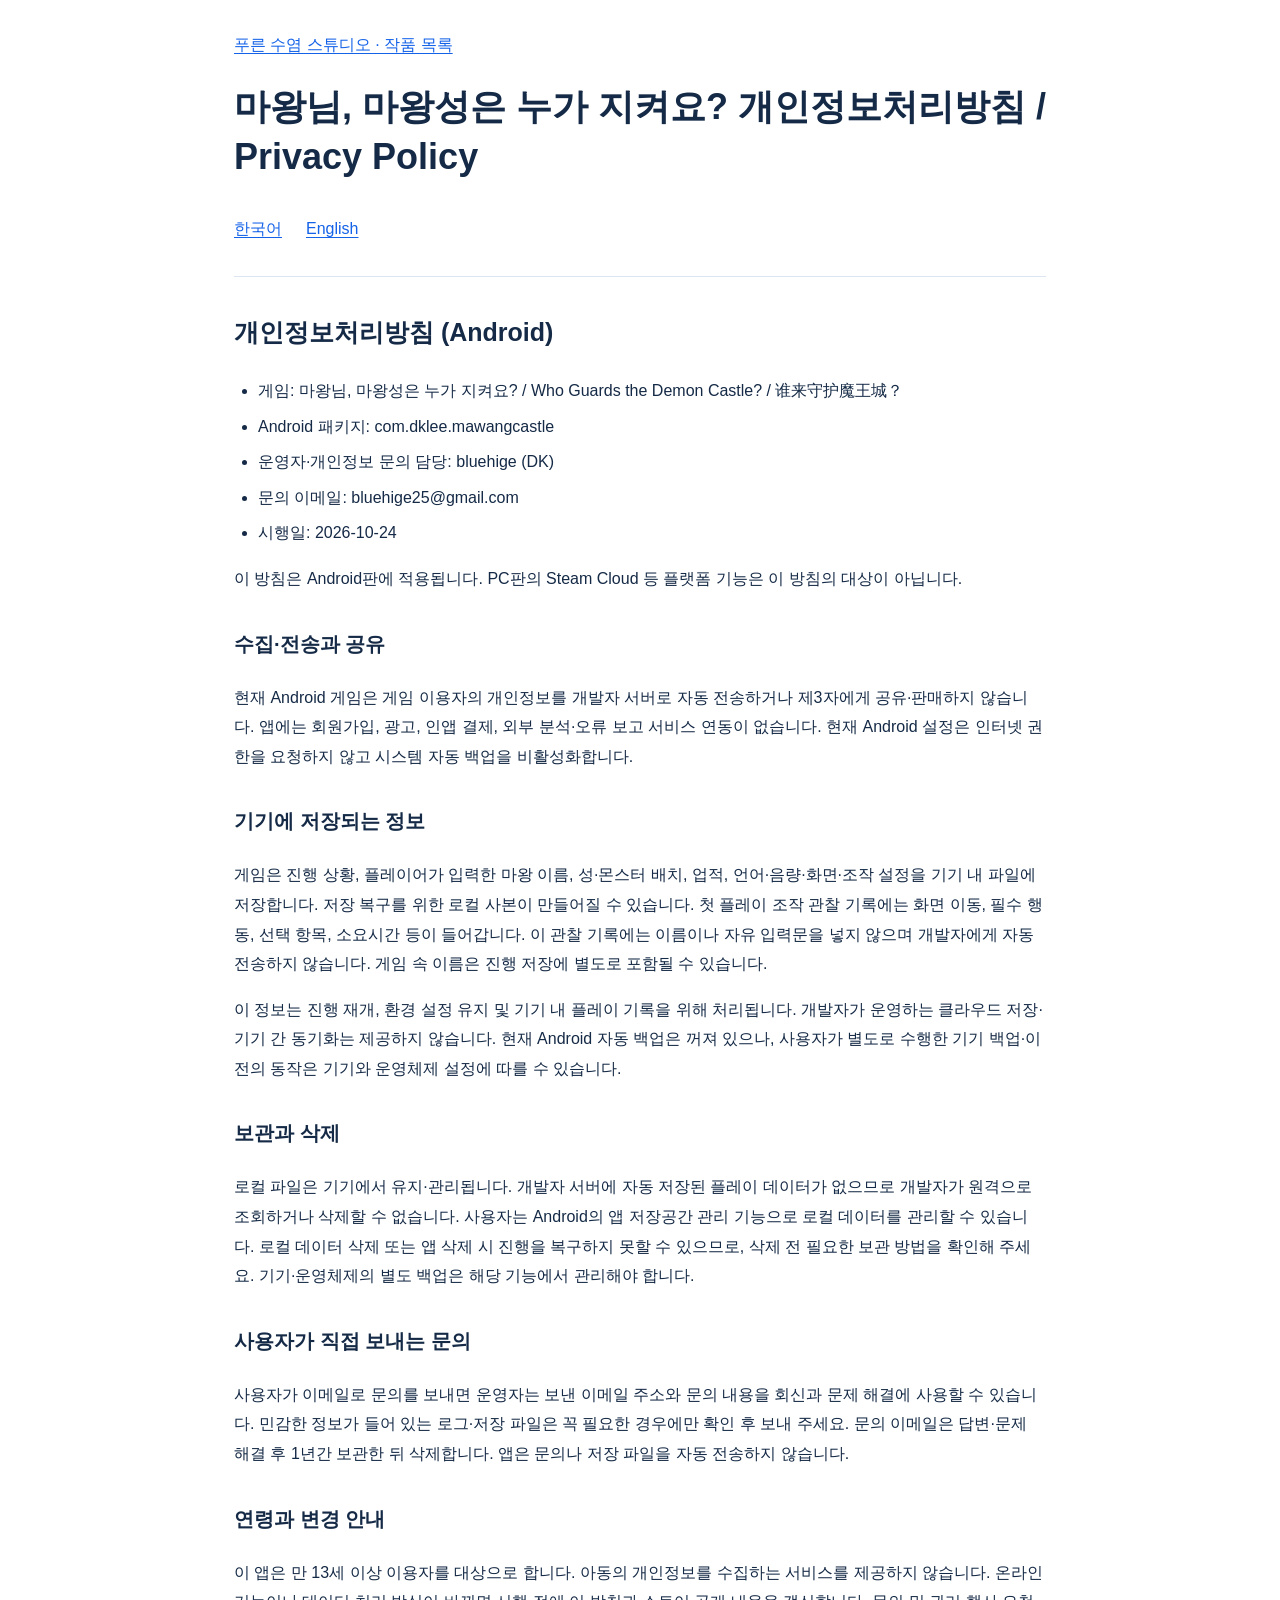
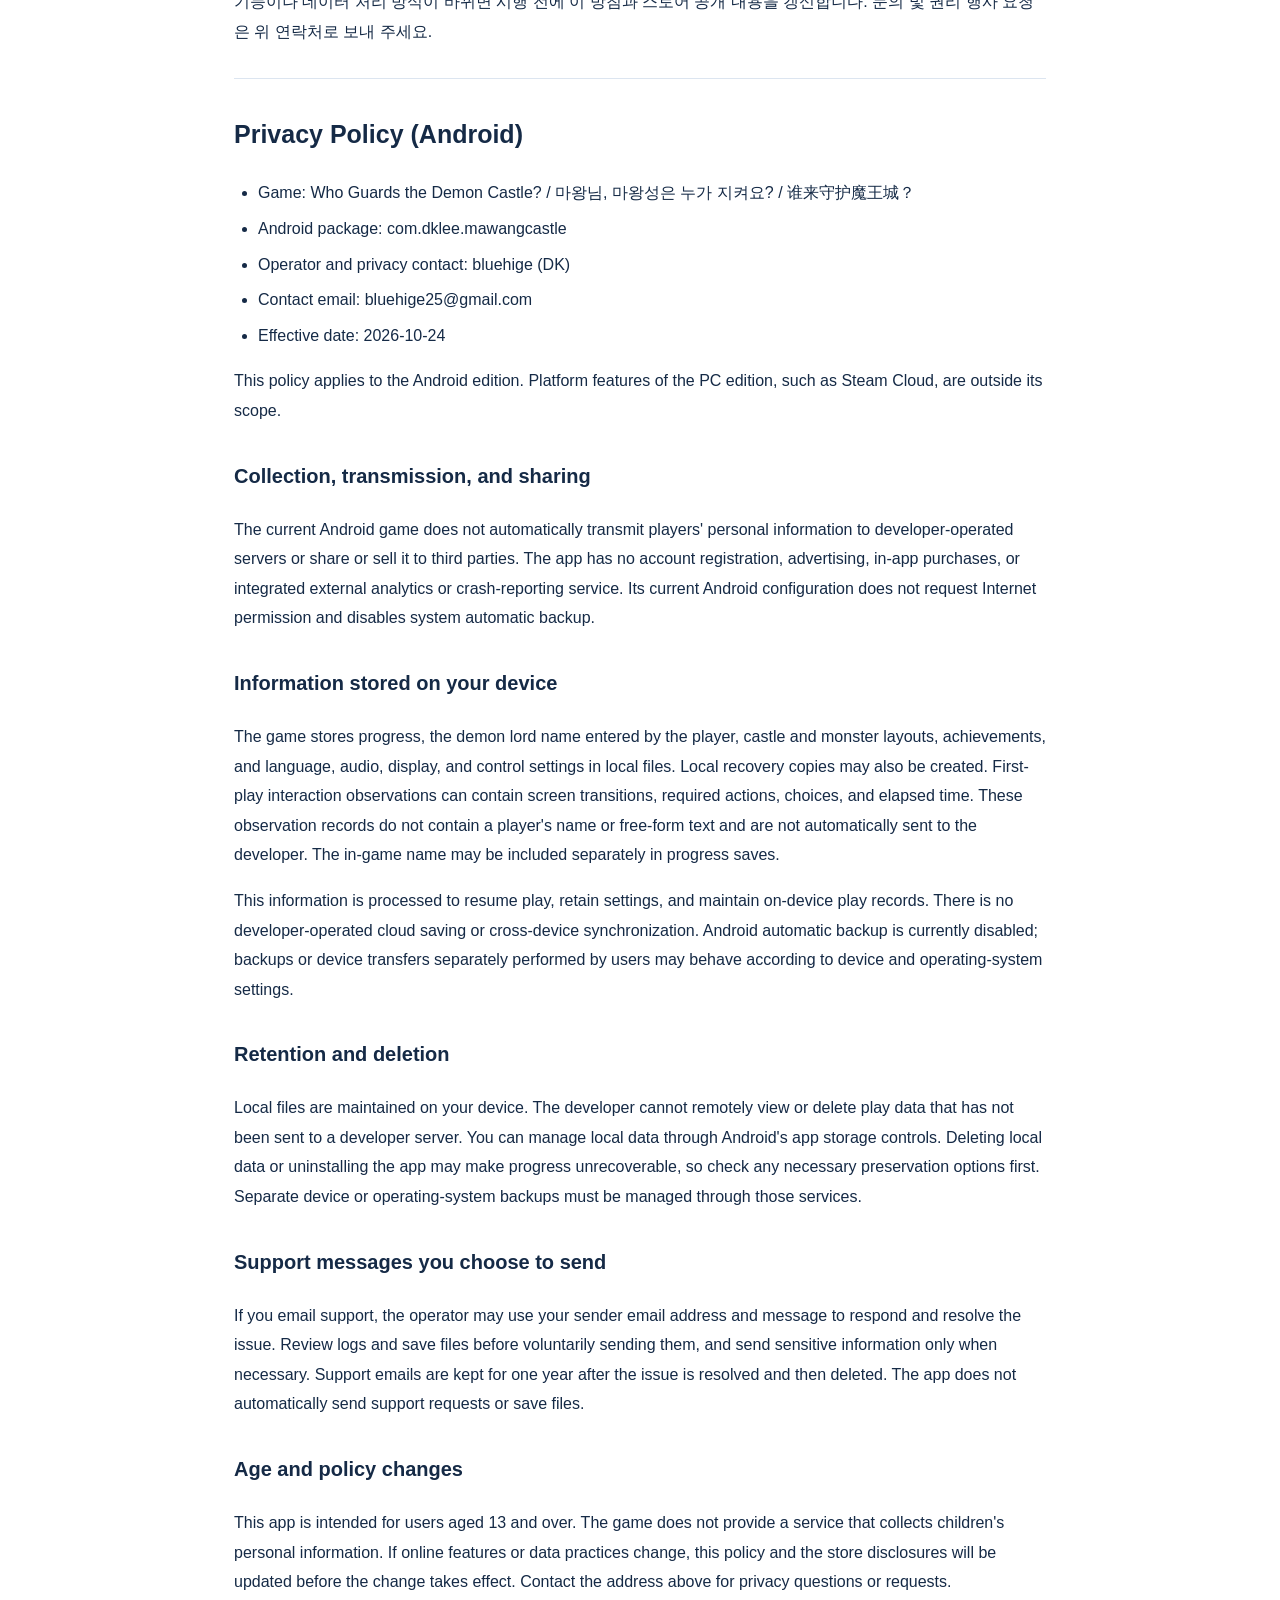
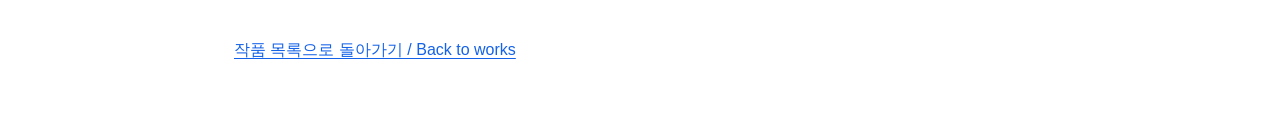
<file: mawangcastle/privacy/index.html>
<!doctype html>
<html lang="ko">
<head>
  <meta charset="utf-8">
  <meta name="viewport" content="width=device-width, initial-scale=1">
  <meta name="theme-color" content="#f7faff">
  <title>마왕님, 마왕성은 누가 지켜요? 개인정보처리방침 / Privacy Policy</title>
  <link rel="icon" href="/assets/brand-mark.svg" type="image/svg+xml">
  <link rel="stylesheet" href="/styles.css?v=20261023-expanded">
  <style>
    .privacy-page { max-width: 860px; margin: 0 auto; padding: 32px 24px 64px; overflow-wrap: anywhere; }
    .privacy-page a { color: var(--blue); text-decoration: underline; text-underline-offset: 3px; }
    .privacy-page header { padding-bottom: 24px; border-bottom: 1px solid var(--border); }
    .privacy-page h1 { margin: 24px 0; font-size: clamp(24px, 5vw, 36px); line-height: 1.4; }
    .privacy-page nav { display: flex; flex-wrap: wrap; gap: 12px 24px; }
    .privacy-page nav a { display: inline-block; padding: 10px 0; }
    .privacy-page section { padding-top: 32px; line-height: 1.85; }
    .privacy-page section + section { margin-top: 32px; border-top: 1px solid var(--border); }
    .privacy-page h2 { font-size: 25px; }
    .privacy-page h3 { margin-top: 32px; font-size: 20px; }
    .privacy-page ul { padding-left: 24px; }
    .privacy-page li { margin-bottom: 6px; }
    .privacy-page footer { margin-top: 40px; }
    @media (max-width: 480px) { .privacy-page { padding: 24px 20px 48px; } }
  </style>
</head>
<body>
  <main class="privacy-page">
    <header>
      <a href="/#work">푸른 수염 스튜디오 · 작품 목록</a>
      <h1>마왕님, 마왕성은 누가 지켜요? 개인정보처리방침 / Privacy Policy</h1>
      <nav aria-label="언어 선택 / Language"><a href="#ko" lang="ko">한국어</a><a href="#en" lang="en">English</a></nav>
    </header>
    <section id="ko" lang="ko" aria-label="한국어 개인정보처리방침">
<h2>개인정보처리방침 (Android)</h2>
<ul>
<li>게임: 마왕님, 마왕성은 누가 지켜요? / Who Guards the Demon Castle? / 谁来守护魔王城？</li>
<li>Android 패키지: com.dklee.mawangcastle</li>
<li>운영자·개인정보 문의 담당: bluehige (DK)</li>
<li>문의 이메일: bluehige25@gmail.com</li>
<li>시행일: 2026-10-24</li>
</ul>
<p>이 방침은 Android판에 적용됩니다. PC판의 Steam Cloud 등 플랫폼 기능은 이 방침의 대상이 아닙니다.</p>
<h3>수집·전송과 공유</h3>
<p>현재 Android 게임은 게임 이용자의 개인정보를 개발자 서버로 자동 전송하거나 제3자에게 공유·판매하지 않습니다. 앱에는 회원가입, 광고, 인앱 결제, 외부 분석·오류 보고 서비스 연동이 없습니다. 현재 Android 설정은 인터넷 권한을 요청하지 않고 시스템 자동 백업을 비활성화합니다.</p>
<h3>기기에 저장되는 정보</h3>
<p>게임은 진행 상황, 플레이어가 입력한 마왕 이름, 성·몬스터 배치, 업적, 언어·음량·화면·조작 설정을 기기 내 파일에 저장합니다. 저장 복구를 위한 로컬 사본이 만들어질 수 있습니다. 첫 플레이 조작 관찰 기록에는 화면 이동, 필수 행동, 선택 항목, 소요시간 등이 들어갑니다. 이 관찰 기록에는 이름이나 자유 입력문을 넣지 않으며 개발자에게 자동 전송하지 않습니다. 게임 속 이름은 진행 저장에 별도로 포함될 수 있습니다.</p>
<p>이 정보는 진행 재개, 환경 설정 유지 및 기기 내 플레이 기록을 위해 처리됩니다. 개발자가 운영하는 클라우드 저장·기기 간 동기화는 제공하지 않습니다. 현재 Android 자동 백업은 꺼져 있으나, 사용자가 별도로 수행한 기기 백업·이전의 동작은 기기와 운영체제 설정에 따를 수 있습니다.</p>
<h3>보관과 삭제</h3>
<p>로컬 파일은 기기에서 유지·관리됩니다. 개발자 서버에 자동 저장된 플레이 데이터가 없으므로 개발자가 원격으로 조회하거나 삭제할 수 없습니다. 사용자는 Android의 앱 저장공간 관리 기능으로 로컬 데이터를 관리할 수 있습니다. 로컬 데이터 삭제 또는 앱 삭제 시 진행을 복구하지 못할 수 있으므로, 삭제 전 필요한 보관 방법을 확인해 주세요. 기기·운영체제의 별도 백업은 해당 기능에서 관리해야 합니다.</p>
<h3>사용자가 직접 보내는 문의</h3>
<p>사용자가 이메일로 문의를 보내면 운영자는 보낸 이메일 주소와 문의 내용을 회신과 문제 해결에 사용할 수 있습니다. 민감한 정보가 들어 있는 로그·저장 파일은 꼭 필요한 경우에만 확인 후 보내 주세요. 문의 이메일은 답변·문제 해결 후 1년간 보관한 뒤 삭제합니다. 앱은 문의나 저장 파일을 자동 전송하지 않습니다.</p>
<h3>연령과 변경 안내</h3>
<p>이 앱은 만 13세 이상 이용자를 대상으로 합니다. 아동의 개인정보를 수집하는 서비스를 제공하지 않습니다. 온라인 기능이나 데이터 처리 방식이 바뀌면 시행 전에 이 방침과 스토어 공개 내용을 갱신합니다. 문의 및 권리 행사 요청은 위 연락처로 보내 주세요.</p>
    </section>
    <section id="en" lang="en" aria-label="Privacy Policy in English">
<h2>Privacy Policy (Android)</h2>
<ul>
<li>Game: Who Guards the Demon Castle? / 마왕님, 마왕성은 누가 지켜요? / 谁来守护魔王城？</li>
<li>Android package: com.dklee.mawangcastle</li>
<li>Operator and privacy contact: bluehige (DK)</li>
<li>Contact email: bluehige25@gmail.com</li>
<li>Effective date: 2026-10-24</li>
</ul>
<p>This policy applies to the Android edition. Platform features of the PC edition, such as Steam Cloud, are outside its scope.</p>
<h3>Collection, transmission, and sharing</h3>
<p>The current Android game does not automatically transmit players&#x27; personal information to developer-operated servers or share or sell it to third parties. The app has no account registration, advertising, in-app purchases, or integrated external analytics or crash-reporting service. Its current Android configuration does not request Internet permission and disables system automatic backup.</p>
<h3>Information stored on your device</h3>
<p>The game stores progress, the demon lord name entered by the player, castle and monster layouts, achievements, and language, audio, display, and control settings in local files. Local recovery copies may also be created. First-play interaction observations can contain screen transitions, required actions, choices, and elapsed time. These observation records do not contain a player&#x27;s name or free-form text and are not automatically sent to the developer. The in-game name may be included separately in progress saves.</p>
<p>This information is processed to resume play, retain settings, and maintain on-device play records. There is no developer-operated cloud saving or cross-device synchronization. Android automatic backup is currently disabled; backups or device transfers separately performed by users may behave according to device and operating-system settings.</p>
<h3>Retention and deletion</h3>
<p>Local files are maintained on your device. The developer cannot remotely view or delete play data that has not been sent to a developer server. You can manage local data through Android&#x27;s app storage controls. Deleting local data or uninstalling the app may make progress unrecoverable, so check any necessary preservation options first. Separate device or operating-system backups must be managed through those services.</p>
<h3>Support messages you choose to send</h3>
<p>If you email support, the operator may use your sender email address and message to respond and resolve the issue. Review logs and save files before voluntarily sending them, and send sensitive information only when necessary. Support emails are kept for one year after the issue is resolved and then deleted. The app does not automatically send support requests or save files.</p>
<h3>Age and policy changes</h3>
<p>This app is intended for users aged 13 and over. The game does not provide a service that collects children&#x27;s personal information. If online features or data practices change, this policy and the store disclosures will be updated before the change takes effect. Contact the address above for privacy questions or requests.</p>
    </section>
    <footer><a href="/#work">작품 목록으로 돌아가기 / Back to works</a></footer>
  </main>
</body>
</html>
</file>
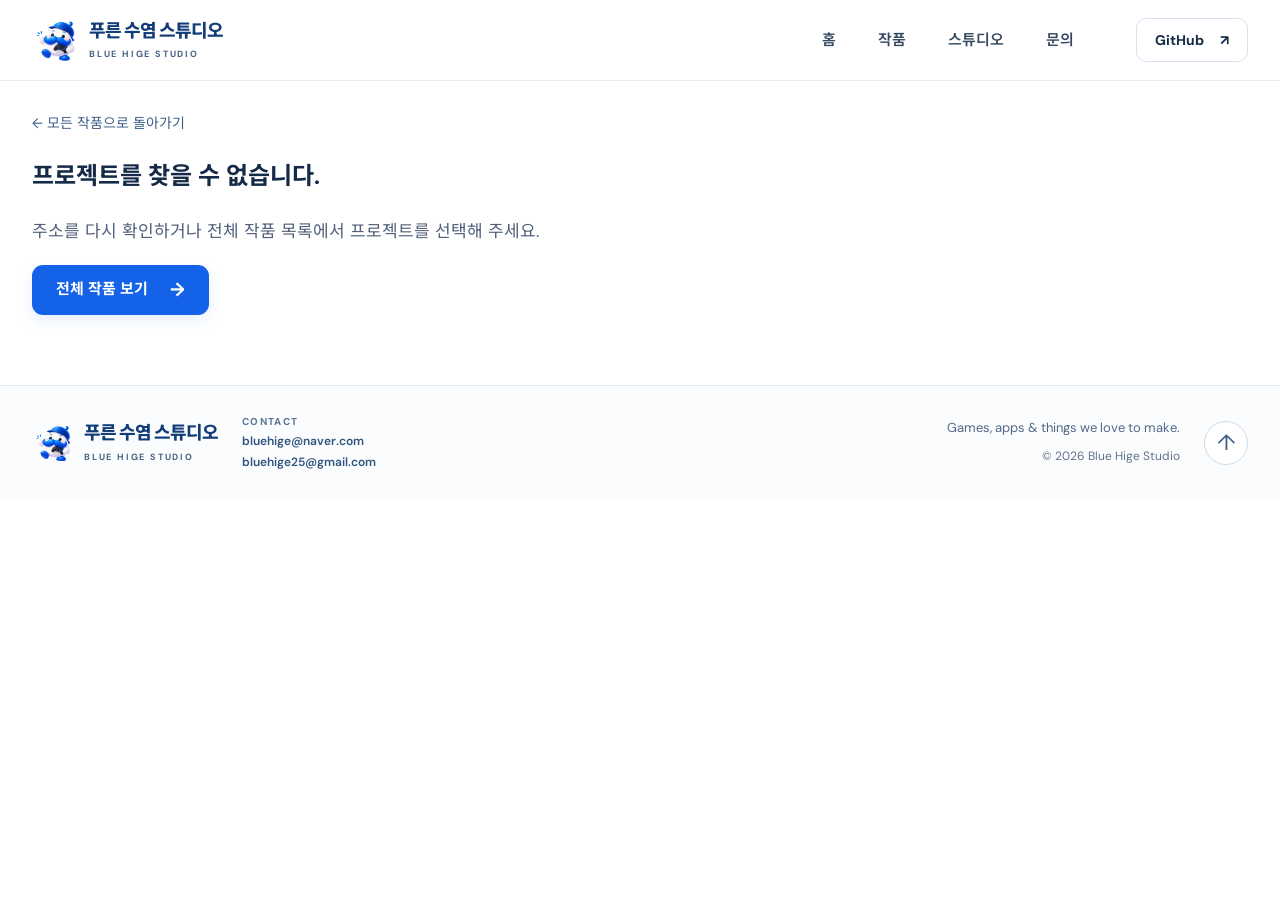
<file: project.html>
<!doctype html>
<html lang="ko">
<head>
  <meta charset="utf-8">
  <meta name="viewport" content="width=device-width, initial-scale=1">
  <meta name="theme-color" content="#f8fbff">
  <meta name="description" content="푸른 수염 스튜디오의 게임, 앱, 창작 도구를 자세히 살펴보세요.">
  <title>작품 소개 | 푸른 수염 스튜디오</title>
  <link rel="icon" href="./assets/brand-mark.svg" type="image/svg+xml">
  <link rel="preconnect" href="https://fonts.googleapis.com">
  <link rel="preconnect" href="https://fonts.gstatic.com" crossorigin>
  <link href="https://fonts.googleapis.com/css2?family=DM+Sans:wght@400;500;600;700;800&family=Noto+Sans+KR:wght@400;500;600;700;800;900&display=swap" rel="stylesheet">
  <link rel="stylesheet" href="./styles.css?v=20261023-expanded">
</head>
<body>
  <a class="skip" href="#project-main">작품 소개로 건너뛰기</a>
  <header class="site-header">
    <div class="container header-inner">
      <a class="brand" href="./" aria-label="푸른 수염 스튜디오 홈">
        <img src="./assets/images/mascot-160.webp" alt="" width="49" height="49">
        <span class="brand-word"><strong>푸른 수염 스튜디오</strong><small>BLUE HIGE STUDIO</small></span>
      </a>
      <nav class="main-nav" aria-label="주요 메뉴">
        <a class="nav-home" href="./">홈</a>
        <a href="./#work">작품</a>
        <a href="./#about">스튜디오</a>
        <a href="./#contact">문의</a>
      </nav>
      <a class="nav-github" href="https://github.com/bluehige" target="_blank" rel="noopener noreferrer">GitHub <span aria-hidden="true">↗</span></a>
    </div>
  </header>

  <main class="container detail-main" id="project-main">
    <p class="back-row"><a href="./#work">← 모든 작품으로 돌아가기</a></p>
    <div id="detail-content"></div>
    <noscript>
      <h1>작품 소개</h1>
      <p class="detail-lead">작품의 상세 정보를 보려면 브라우저의 JavaScript를 켜 주세요. 아래 링크에서 공개 프로젝트도 확인할 수 있습니다.</p>
      <a class="btn btn-primary" href="https://github.com/bluehige" target="_blank" rel="noopener noreferrer">GitHub에서 프로젝트 보기 ↗</a>
    </noscript>
    <section class="next-section" id="related-section" hidden aria-labelledby="related-title">
      <span class="eyebrow blue">EXPLORE MORE</span>
      <h2 id="related-title">다른 프로젝트 둘러보기</h2>
      <div id="related" class="projects-grid related-grid"></div>
    </section>
  </main>

  <footer class="footer">
    <div class="container footer-inner">
      <a class="brand" href="./" aria-label="푸른 수염 스튜디오 홈">
        <img src="./assets/images/mascot-160.webp" alt="" width="44" height="44" loading="lazy">
        <span class="brand-word"><strong>푸른 수염 스튜디오</strong><small>BLUE HIGE STUDIO</small></span>
      </a>
      <div class="footer-contact">
        <span>CONTACT</span>
        <a href="mailto:bluehige@naver.com">bluehige@naver.com</a>
        <a href="mailto:bluehige25@gmail.com">bluehige25@gmail.com</a>
      </div>
      <div class="footer-note"><p>Games, apps & things we love to make.</p><small>© 2026 Blue Hige Studio</small></div>
      <a href="#project-main" class="to-top" aria-label="작품 소개 맨 위로">↑</a>
    </div>
  </footer>

  <dialog class="lightbox" id="image-dialog" aria-labelledby="image-dialog-title">
    <h2 class="sr-only" id="image-dialog-title">게임 스크린샷 확대</h2>
    <button type="button" id="image-dialog-close" aria-label="확대 이미지 닫기" autofocus>×</button>
    <img id="image-dialog-image" alt="">
  </dialog>

  <script src="./projects.js?v=20261023-expanded"></script>
  <script src="./app.js?v=20261023-expanded"></script>
  <script src="./project.js?v=20261023-expanded"></script>
</body>
</html>
</file>
<file: styles.css>
:root {
  --blue: #1462e8;
  --blue-dark: #074dbf;
  --ink: #152a46;
  --muted: #52617a;
  --border: #dce5f0;
  --surface: #f5f8fd;
  --radius: 20px;
}
* { box-sizing: border-box; }
html { scroll-behavior: smooth; scroll-padding-top: 100px; }
body { margin: 0; color: var(--ink); background: #fff; font-family: 'DM Sans', 'Noto Sans KR', -apple-system, BlinkMacSystemFont, 'Segoe UI', sans-serif; font-size: 16px; line-height: 1.6; -webkit-font-smoothing: antialiased; }
button, input { font: inherit; }
button { cursor: pointer; }
a { color: inherit; text-decoration: none; }
img { max-width: 100%; }
svg { flex-shrink: 0; }
button, a, input { -webkit-tap-highlight-color: transparent; }
h1, h2, h3, p { margin-top: 0; }
h1, h2, h3 { word-break: keep-all; overflow-wrap: anywhere; }
[hidden], .hidden { display: none !important; }
.container { width: 100%; max-width: 1280px; margin-inline: auto; padding-inline: 32px; }
.sr-only { position: absolute; width: 1px; height: 1px; padding: 0; margin: -1px; overflow: hidden; clip: rect(0, 0, 0, 0); white-space: nowrap; border: 0; }
.skip { position: fixed; top: -90px; left: 16px; z-index: 100; padding: 12px 20px; border-radius: 8px; color: #fff; background: var(--blue); }
.skip:focus { top: 12px; }
a:focus-visible, button:focus-visible, input:focus-visible, summary:focus-visible { outline: 3px solid var(--blue); outline-offset: 5px; }
.btn { min-height: 50px; display: inline-flex; align-items: center; justify-content: center; gap: 22px; padding: 12px 23px; border: 1px solid transparent; border-radius: 11px; font-size: 15px; font-weight: 700; line-height: 1.5; transition: background .18s, transform .18s, box-shadow .18s; }
.btn:hover { transform: translateY(-2px); }
.btn span { font-size: 19px; line-height: 1; }
.btn-primary { color: #fff; background: var(--blue); box-shadow: 0 6px 16px #1462e81a; }
.btn-primary:hover { background: var(--blue-dark); }
.btn-white { background: #fff; border-color: #cfdaea; color: #253d5d; }
.btn-white:hover { background: #edf4ff; border-color: #a8c4ed; }
.eyebrow { display: flex; align-items: center; gap: 10px; color: #48607e; font-size: 12px; font-weight: 800; letter-spacing: .13em; line-height: 1.5; margin: 0 0 12px; }
.eyebrow.blue { color: var(--blue); }
.live-dot { width: 7px; height: 7px; border-radius: 50%; background: var(--blue); box-shadow: 0 0 0 5px #e3efff; }

/* Header */
.site-header { position: sticky; top: 0; z-index: 30; background: rgba(255, 255, 255, .97); border-bottom: 1px solid #e8edf5; backdrop-filter: blur(16px); }
.header-inner { min-height: 80px; display: flex; justify-content: space-between; align-items: center; gap: 28px; }
.brand { display: inline-flex; align-items: center; gap: 8px; flex-shrink: 0; }
.brand img { display: block; object-fit: contain; }
.brand-word { display: flex; flex-direction: column; }
.brand strong { color: #123d78; font-size: 18px; font-weight: 800; letter-spacing: -.055em; line-height: 1.35; }
.brand small { margin-top: 4px; color: #456285; font-size: 9px; font-weight: 700; letter-spacing: .2em; }
.main-nav { display: flex; gap: 26px; margin-left: auto; margin-right: 26px; }
.main-nav a { min-height: 44px; display: inline-flex; align-items: center; padding: 8px; font-size: 15px; font-weight: 600; color: #354960; }
.main-nav a:hover { color: var(--blue); }
.nav-github { min-height: 44px; display: inline-flex; align-items: center; gap: 16px; padding: 8px 18px; border: 1px solid #d7e2f0; border-radius: 10px; font-size: 14px; font-weight: 700; }
.nav-github:hover { color: var(--blue); background: var(--surface); }

/* Studio introduction */
.hero-wrap { background: linear-gradient(110deg, #fff 35%, #f5f9ff); border-bottom: 1px solid #edf2f9; overflow: hidden; }
.hero { min-height: 492px; display: grid; grid-template-columns: 1.35fr 1fr; gap: 22px; align-items: center; padding-block: 36px; }
.hero-copy { position: relative; z-index: 2; padding-block: 15px; }
.hero-copy > .eyebrow { color: #386297; font-size: 13px; letter-spacing: .05em; }
.hero h1 { font-size: clamp(38px, 4.05vw, 54px); font-weight: 900; line-height: 1.3; letter-spacing: -.067em; margin: 22px 0 22px; }
.hero h1 span { color: var(--blue); }
.lead { color: var(--muted); font-size: 17px; line-height: 1.9; letter-spacing: -.025em; word-break: keep-all; }
.hero-actions { display: flex; flex-wrap: wrap; gap: 10px; margin-top: 27px; }
.hero-footnote { display: flex; align-items: center; flex-wrap: wrap; gap: 10px; margin: 25px 0 0; color: var(--muted); font-size: 13px; }
.hero-footnote strong { color: #274c7c; font-weight: 700; }
.dot-separator { color: #7b8ba1; }
.hero-illustration { min-width: 0; height: 420px; display: flex; justify-content: center; align-items: center; position: relative; isolation: isolate; }
.hero-illustration::before { content: ''; position: absolute; width: 82%; aspect-ratio: 1; border-radius: 50%; background: #e8f2ff; z-index: -2; }
.hero-orbit { position: absolute; border: 1px solid #dce9fa; border-radius: 50%; z-index: -1; }
.orbit-one { width: 94%; aspect-ratio: 1; }
.orbit-two { width: 115%; aspect-ratio: 1; border-style: dashed; opacity: .7; }
.mascot { width: 100%; height: 100%; object-fit: contain; position: relative; z-index: 1; filter: drop-shadow(0 18px 20px #23559d10); }
.hero-spark { color: #64a2fa; position: absolute; font-size: 30px; }
.spark-one { left: 8%; top: 18%; transform: rotate(10deg); }
.spark-two { right: 7%; bottom: 21%; font-size: 21px; }
.mascot-note { position: absolute; z-index: 2; bottom: 8px; right: 14%; display: flex; flex-direction: column; padding: 11px 18px; background: #fff; border: 1px solid #e1ebf9; border-radius: 12px; color: #275caa; font-size: 11px; font-weight: 800; letter-spacing: .08em; transform: rotate(-4deg); box-shadow: 0 8px 22px #20497708; }
.mascot-note > span { color: #617592; font-size: 9px; }

/* Featured project: the text has its own solid background. */
.feature-wrap { padding-block: 42px 34px; }
.feature-heading { display: flex; align-items: end; justify-content: space-between; gap: 20px; margin-bottom: 20px; }
.feature-heading .eyebrow { margin-bottom: 5px; font-size: 11px; }
.feature-heading h2 { font-size: 25px; font-weight: 800; letter-spacing: -.045em; line-height: 1.4; margin: 0; }
.feature-controls { display: flex; align-items: center; gap: 12px; flex-shrink: 0; }
.feature-controls button { width: 44px; height: 44px; border: 1px solid #d8e3ef; border-radius: 50%; color: #264768; background: #fff; font-size: 20px; }
.feature-controls button:hover { color: var(--blue); border-color: var(--blue); background: #f0f6ff; }
.feature-controls > span { min-width: 52px; text-align: center; color: #526780; font-size: 13px; font-weight: 600; font-variant-numeric: tabular-nums; }
.feature { display: grid; grid-template-columns: .88fr 1.12fr; border-radius: var(--radius); overflow: hidden; background: #15213f; color: #fff; }
.feature-copy { display: flex; flex-direction: column; align-items: start; padding: 32px 36px; }
.feature-meta { display: flex; flex-wrap: wrap; gap: 9px; font-size: 12px; font-weight: 700; color: #d6e4ff; }
.feature-meta #feature-category, .feature-meta #feature-status { padding: 4px 9px; background: #ffffff12; border: 1px solid #ffffff29; border-radius: 5px; }
.feature-meta #feature-status { color: #bcebd9; }
.feature h3 { margin: 18px 0 12px; font-size: 31px; font-weight: 800; line-height: 1.4; letter-spacing: -.045em; }
.feature-copy > p { color: #d2dbee; font-size: 15.5px; line-height: 1.85; margin-bottom: 22px; word-break: keep-all; }
.feature-actions { display: flex; flex-wrap: wrap; align-items: center; gap: 9px; margin-top: auto; }
.feature-actions .btn { min-height: 46px; padding: 10px 15px; gap: 10px; font-size: 13px; }
.btn-feature-demo { background: #357dee; border-color: #5493fb; color: #fff; }
.btn-feature-demo:hover { background: #1765d8; }
.btn-feature { background: #fff; color: #193453; border-color: #fff; }
.btn-feature:hover { background: #e8f1ff; }
.feature-image { display: block; position: relative; min-width: 0; min-height: 320px; background: #dfeaf8; overflow: hidden; }
.feature-image img { position: absolute; width: 100%; height: 100%; object-fit: cover; inset: 0; }
.feature-image:focus-visible { outline-offset: -5px; }
.feature-dots { display: flex; justify-content: center; align-items: center; gap: 1px; height: 38px; margin-top: 4px; }
.feature-dot { width: 44px; height: 38px; padding: 0; border: 0; background: none; display: grid; place-items: center; border-radius: 8px; }
.feature-dot::before { content: ''; width: 7px; height: 7px; border-radius: 20px; background: #aebdd1; transition: width .18s, background .18s; }
.feature-dot.active::before { background: var(--blue); width: 24px; }

/* Project library */
.works-section { padding-block: 48px 76px; background: var(--surface); border-block: 1px solid #e8eef7; }
.section-heading h2, .about-grid h2, .next-section h2 { font-size: clamp(28px, 3vw, 37px); font-weight: 800; line-height: 1.4; letter-spacing: -.055em; margin: 0 0 12px; }
.heading-period { color: var(--blue); }
.section-heading > div > p:last-child { color: var(--muted); font-size: 16px; margin-bottom: 0; }
.work-toolbar { display: flex; flex-wrap: wrap; align-items: center; justify-content: space-between; gap: 16px; margin-top: 30px; }
.filter-list { display: flex; flex-wrap: wrap; gap: 7px; }
.filter { min-height: 44px; display: inline-flex; align-items: center; gap: 7px; padding: 10px 16px; border: 1px solid #d7e2f0; border-radius: 9px; background: #fff; color: #3e516d; font-size: 14px; font-weight: 600; line-height: 1.5; }
.filter > span { color: #687c97; font-size: 12px; }
.filter:hover { border-color: #90b6ec; color: var(--blue); }
.filter.active { color: #fff; background: var(--blue); border-color: var(--blue); }
.filter.active > span { color: #fff; }
.work-search { display: flex; align-items: center; gap: 10px; min-height: 46px; width: 238px; padding: 0 14px; background: #fff; border: 1px solid #d7e2f0; border-radius: 9px; color: #5a708b; }
.work-search:focus-within { outline: 3px solid #1462e836; outline-offset: 2px; border-color: var(--blue); }
.work-search input { min-width: 0; width: 100%; height: 44px; border: 0; border-radius: 6px; color: var(--ink); background: transparent; font-size: 14px; }
.work-search input:focus-visible { outline: none; }
.work-search input::placeholder { color: #66768c; opacity: 1; }
.results-row { display: flex; min-height: 54px; align-items: center; justify-content: space-between; gap: 12px; margin-block: 2px 8px; }
.results-row p { margin: 0; color: #556881; font-size: 13px; }
.text-button { min-height: 44px; padding: 8px 0 8px 8px; border: 0; color: #165bc1; background: none; font-size: 13px; font-weight: 600; }
.text-button:hover { text-decoration: underline; }
.projects-grid { display: grid; grid-template-columns: repeat(3, minmax(0, 1fr)); gap: 25px; }
.project-card { display: flex; flex-direction: column; min-width: 0; border: 1px solid #dce5f0; border-radius: 15px; background: #fff; box-shadow: 0 3px 8px #182f5104; overflow: hidden; transition: transform .2s, border-color .2s, box-shadow .2s; }
.project-card:hover, .project-card:focus-within { transform: translateY(-4px); border-color: #8bb4ea; box-shadow: 0 12px 24px #1845830c; }
.card-link { flex: 1; display: flex; flex-direction: column; }
.card-link:focus-visible { outline-offset: -4px; border-radius: 15px; }
.card-art { position: relative; aspect-ratio: 1672 / 941; overflow: hidden; background: #e6eff9; display: grid; place-items: center; isolation: isolate; }
.card-art > img { position: absolute; width: 100%; height: 100%; inset: 0; object-fit: cover; transition: transform .35s; }
.project-card:hover .card-art > img { transform: scale(1.025); }
.card-body { display: flex; flex: 1; flex-direction: column; padding: 21px 22px 19px; }
.card-top { display: flex; align-items: center; justify-content: space-between; flex-wrap: wrap; gap: 8px; margin-bottom: 13px; }
.category-chip { display: inline-flex; align-items: center; min-height: 25px; font-size: 12px; font-weight: 600; color: #245a9d; background: #eef5ff; padding: 3px 8px; border-radius: 5px; }
.status-chip { display: inline-flex; align-items: center; font-size: 12px; font-weight: 600; color: #247357; background: #edf8f1; padding: 3px 8px; border-radius: 5px; }
.status-chip.dev { background: #fff5e7; color: #91550b; }
.status-chip.source { background: #f0f2f6; color: #51627a; }
.card-body h3 { font-size: 20px; font-weight: 800; line-height: 1.5; letter-spacing: -.04em; margin: 0 0 10px; }
.card-desc { color: var(--muted); font-size: 15px; line-height: 1.8; margin: 0; word-break: keep-all; overflow-wrap: anywhere; }
.card-actions { margin-top: auto; padding: 13px 22px 18px; border-top: 1px solid #edf1f7; }
.card-platform { display: block; margin-bottom: 10px; font-size: 12px; color: #5b6f89; }
.card-action-links { display: flex; flex-wrap: wrap; align-items: center; gap: 8px; }
.card-demo, .card-detail { display: inline-flex; align-items: center; justify-content: center; gap: 12px; min-height: 41px; padding: 9px 13px; border: 1px solid transparent; border-radius: 9px; font-size: 13px; font-weight: 800; line-height: 1.4; transition: background .18s, border-color .18s, transform .18s; }
.card-demo { color: #fff; background: var(--blue); }
.card-demo:hover { background: var(--blue-dark); transform: translateY(-1px); }
.card-detail { color: #285e9e; border-color: #d5e2f4; background: #fff; }
.card-detail:hover { color: var(--blue); background: #f3f8ff; border-color: #9fbfe9; }
.card-demo span, .card-detail span { font-size: 17px; line-height: 1; }

/* Code-native artwork for projects without supplied illustrations */
.art-native { background: #eaf2ff; }
.native-art { position: relative; width: 76%; display: flex; flex-direction: column; align-items: start; gap: 10px; }
.native-art > small { color: #3867a3; font-size: 11px; font-weight: 800; letter-spacing: .16em; }
.native-art > strong { color: #173e79; font-size: clamp(25px, 2.5vw, 35px); font-weight: 800; line-height: 1.2; letter-spacing: -.045em; }
.native-art > span { font-size: 12px; color: #3c608d; }
.native-flow { display: flex; align-items: center; gap: 9px; width: 100%; margin-top: 5px; }
.native-flow i { font-style: normal; display: grid; place-items: center; padding: 8px 13px; color: #275792; background: #fff; border: 1px solid #c7daef; border-radius: 7px; font-size: 12px; font-weight: 600; box-shadow: 0 4px 8px #21466b08; }
.native-flow b { color: #83a5cc; font-weight: 500; }
.art-gameux { background: #ececfc; }
.art-gameux .native-art > strong { color: #42427c; }
.art-gameux .native-art > small, .art-gameux .native-art > span { color: #575786; }
.native-ui { display: flex; gap: 7px; width: 100%; }
.native-ui i { height: 28px; border: 1px solid #b8badd; border-radius: 6px; background: #f9f9ff; width: 24%; }
.native-ui i:first-child { background: #6067bc; width: 43%; }
.art-voice { background: #f3eee7; }
.art-voice .native-art > strong { color: #5a4938; font-family: Georgia, serif; font-size: 42px; }
.art-voice .native-art > small, .art-voice .native-art > span { color: #76624c; }
.native-lines { display: flex; flex-direction: column; gap: 8px; width: 83%; }
.native-lines i { height: 4px; background: #d6c6b2; border-radius: 2px; width: 100%; }
.native-lines i:nth-child(2) { width: 80%; background: #a99170; }
.native-lines i:nth-child(3) { width: 63%; }

/* Native cover designs for recently added projects. Illustrations, not product screenshots. */
.art-zigso { background: radial-gradient(circle at 84% 15%, #f7d9f6 0%, transparent 44%), linear-gradient(135deg, #f8f0fe 0%, #eee7ff 62%, #e4dcfc 100%); }
.art-zigso .zigso-native { width: 82%; min-height: 74%; justify-content: center; gap: 6px; }
.art-zigso .zigso-native > small { color: #72519d; font-size: 10px; letter-spacing: .13em; position: relative; z-index: 2; }
.art-zigso .zigso-native > strong { font-size: clamp(35px, 3.4vw, 46px); color: #50377b; position: relative; z-index: 2; letter-spacing: -.06em; }
.art-zigso .zigso-native > span { font-size: 13px; font-weight: 700; color: #71588e; position: relative; z-index: 2; }
.puzzle-tiles { position: absolute; right: -3%; top: 9%; width: 43%; aspect-ratio: 1; display: grid; grid-template-columns: repeat(2, minmax(0, 1fr)); grid-template-rows: repeat(2, minmax(0, 1fr)); gap: 5px; transform: rotate(-9deg); filter: drop-shadow(0 11px 11px #4b32722a); }
.puzzle-tiles i { display: block; min-width: 0; min-height: 0; border: 2px solid #ffffffaa; border-radius: 9px; background: linear-gradient(145deg, #e6abca, #bc9ae3); }
.puzzle-tiles i:nth-child(2) { background: linear-gradient(145deg, #b08dca, #8068b6); transform: translateY(5px); }
.puzzle-tiles i:nth-child(3) { background: linear-gradient(145deg, #eac5a5, #d8a1bf); }
.puzzle-tiles i:nth-child(4) { background: linear-gradient(145deg, #baa9e9, #897ac9); transform: translate(12px, 8px) rotate(11deg); box-shadow: 0 2px 12px #54347b2b; }
.art-upscaler { background: radial-gradient(circle at 89% 3%, #c3f2f0, transparent 50%), linear-gradient(125deg, #ecf7fc, #dbeff0); }
.art-upscaler .upscale-native { width: 83%; min-height: 76%; justify-content: center; gap: 6px; }
.art-upscaler .upscale-native > small { color: #387987; font-size: 10px; letter-spacing: .1em; position: relative; z-index: 2; }
.art-upscaler .upscale-native > strong { max-width: 65%; color: #175568; font-size: clamp(24px, 2.45vw, 34px); position: relative; z-index: 2; }
.art-upscaler .upscale-native > span { color: #387b84; font-size: 11px; position: relative; z-index: 2; }
.upscale-preview { position: absolute; right: -5%; top: 13%; width: 38%; height: 78%; display: flex; overflow: hidden; border: 4px solid #fff; border-radius: 12px; transform: rotate(7deg); box-shadow: 0 11px 21px #2d708b23; }
.upscale-preview i { display: block; width: 50%; height: 100%; }
.upscale-preview i:first-child { background: repeating-conic-gradient(#6388a6 0% 25%, #8db4b2 0% 50%) 50% / 21px 21px; }
.upscale-preview i:nth-child(2) { background: radial-gradient(circle at 65% 26%, #ffdfa2 0 12%, transparent 13%), linear-gradient(150deg, #78bdd5 10%, #c0edf0 45%, #387d9d 46%, #569ca1 65%, #225c76 100%); }
.upscale-preview b { position: absolute; right: 6px; bottom: 7px; padding: 4px 6px; background: #ffffffed; border-radius: 4px; color: #175568; font-size: 11px; line-height: 1; }

.art-fallback { padding: 18px; font-size: 22px; font-weight: 700; color: #315c93; text-align: center; }
.empty { background: #fff; border: 1px solid var(--border); border-radius: var(--radius); text-align: center; padding: 45px 24px; }
.empty-symbol { color: #557da8; font-size: 42px; }
.empty h3 { font-size: 21px; margin: 6px 0 10px; }
.empty p { color: var(--muted); }
.empty .btn { margin-top: 7px; }

/* About and footer */
.about-section { padding-block: 70px; }
.about-grid { display: grid; grid-template-columns: .9fr 1.1fr; gap: 76px; }
.about-grid h2 { font-size: 36px; line-height: 1.5; margin-top: 15px; }
.about-heading { position: relative; }
.about-heading > img { position: absolute; right: 3%; bottom: 10px; transform: rotate(-7deg); }
.about-text { padding-top: 8px; }
.about-text p { color: var(--muted); font-size: 16px; line-height: 1.95; word-break: keep-all; margin-bottom: 18px; }
.about-text p:first-child { color: #203e60; font-size: 18px; font-weight: 600; }
.under-link { display: inline-flex; align-items: center; gap: 25px; min-height: 44px; font-size: 15px; font-weight: 700; color: #145cc7; padding-block: 6px; border-bottom: 1px solid #9dbce8; }
.under-link:hover { border-color: var(--blue); }
.footer { border-top: 1px solid #e3eaf4; padding-block: 28px; background: #fbfcfe; }
.footer-inner { display: flex; align-items: center; justify-content: space-between; gap: 24px; }
.footer-note { margin-left: auto; text-align: right; }
.footer-note p { font-size: 13px; color: #516886; margin-bottom: 3px; }
.footer-note small { font-size: 12px; color: #61738c; }
.to-top { display: grid; place-items: center; width: 44px; height: 44px; flex-shrink: 0; border: 1px solid #cddbeb; border-radius: 50%; background: #fff; color: #3f5f88; font-size: 22px; }
.to-top:hover { color: var(--blue); border-color: var(--blue); }


/* Contact */
.contact-panel { scroll-margin-top: 110px; margin-top: 30px; padding: 26px; border: 1px solid #d8e6fa; border-radius: 18px; background: linear-gradient(140deg, #f8fbff, #eef5ff); }
.contact-panel .eyebrow { margin-bottom: 7px; }
.contact-panel h3 { font-size: 23px; font-weight: 800; letter-spacing: -.045em; margin: 0 0 6px; }
.about-text .contact-panel > p:not(.eyebrow) { color: #4c6180; font-size: 14px; line-height: 1.7; margin: 0 0 18px; }
.contact-links { display: grid; gap: 10px; }
.contact-link { display: flex; align-items: center; flex-wrap: wrap; column-gap: 13px; row-gap: 3px; min-height: 54px; padding: 13px 15px; background: #fff; border: 1px solid #dbe5f3; border-radius: 11px; color: #183958; transition: border-color .2s, box-shadow .2s, transform .2s; }
.contact-link:hover { border-color: #9cbcec; box-shadow: 0 5px 18px #2465b514; transform: translateY(-1px); }
.contact-service { flex: 0 0 49px; color: #416d9f; font-size: 12px; font-weight: 800; letter-spacing: .01em; }
.contact-link strong { font-size: 15px; font-weight: 700; overflow-wrap: anywhere; }
.contact-arrow { color: var(--blue); font-size: 19px; line-height: 1; margin-left: auto; }
.footer-contact { display: flex; flex-direction: column; align-items: flex-start; gap: 2px; }
.footer-contact span { color: #5b7798; font-size: 10px; font-weight: 800; letter-spacing: .13em; }
.footer-contact a { color: #31547d; font-size: 12px; font-weight: 600; overflow-wrap: anywhere; }
.footer-contact a:hover { color: var(--blue); text-decoration: underline; }


/* Platform release status: STOVE / Steam released, Android in development. */
.release-status { display: inline-flex; align-items: center; flex-wrap: nowrap; gap: 5px; max-width: 100%; }
.platform-badges { display: inline-flex; align-items: center; flex-wrap: nowrap; gap: 4px; vertical-align: middle; }
.platform-badge { display: inline-flex; align-items: center; flex-wrap: nowrap; gap: 4px; min-height: 27px; padding: 3px 5px; border: 1px solid #cfe4d7; border-radius: 7px; background: #f3fbf6; color: #24483b; font-size: 11px; font-weight: 700; white-space: nowrap; line-height: 1.3; }
.platform-badge.developing { border-color: #f2dcb8; background: #fff8ed; color: #785321; }
.platform-symbol { display: inline-grid; place-items: center; flex: 0 0 17px; width: 17px; height: 17px; border-radius: 5px; font-size: 11px; line-height: 1; font-weight: 900; }
.platform-symbol.stove { background: #ed6548; color: #fff; }
.platform-symbol.steam { background: #25394f; color: #fff; border-radius: 50%; }
.platform-symbol.android { background: #dbf1e0; color: #267d48; }
.platform-symbol svg { width: 15px; height: 15px; }
.platform-state { font-size: 10px; font-weight: 800; color: #227450; }
.platform-badge.released .platform-state { display: none; }
.platform-badge.developing .platform-state { color: #9a661b; }
.card-top .release-status { flex-shrink: 0; }
.detail-status { flex-wrap: wrap; }
.feature-platforms { display: inline-flex; align-items: center; gap: 4px; }
.feature-meta .platform-badge { border-color: #ffffff3d; background: #ffffff15; color: #f3f8ff; }
.feature-meta .platform-badge.developing { border-color: #ffc97970; background: #ffc97919; }
.feature-meta .platform-badge .platform-state { color: #a5efd0; }
.feature-meta .platform-badge.developing .platform-state { color: #ffdca1; }
.feature-meta .platform-symbol.android { background: #d9f4e1; color: #267a46; }

/* Project details share the same scale and artwork. */
.detail-main { padding-top: 20px; padding-bottom: 70px; }
.back-row { font-size: 14px; color: #3f6089; margin: 0 0 12px; }
.back-row a { min-height: 44px; display: inline-flex; align-items: center; }
.back-row a:hover { color: var(--blue); }
.detail-top { display: grid; grid-template-columns: 1fr 1.12fr; gap: 46px; align-items: center; padding-block: 24px 50px; }
.detail-copy { min-width: 0; }
.detail-top h1 { font-size: clamp(30px, 3.8vw, 45px); font-weight: 800; line-height: 1.35; letter-spacing: -.06em; margin: 20px 0 20px; }
.detail-status { display: flex; align-items: center; gap: 9px; }
.detail-copy > .eyebrow { margin-top: 20px; font-size: 11px; line-height: 1.8; }
.detail-lead { color: var(--muted); font-size: 17px; line-height: 1.9; word-break: keep-all; }
.detail-links { display: flex; flex-wrap: wrap; gap: 10px; margin-top: 26px; }
.detail-media { margin: 0; min-width: 0; border-radius: 17px; overflow: hidden; background: #edf3fa; border: 1px solid #e1e9f4; }
.detail-media .card-art { width: 100%; }
.detail-media figcaption { padding: 10px 15px; font-size: 12px; color: #526780; background: #f5f8fc; }
.detail-content-grid { display: grid; grid-template-columns: 1fr 1.12fr; gap: 60px; padding-top: 38px; border-top: 1px solid var(--border); }
.detail-content-grid h2, .detail-gallery h2 { font-size: 26px; font-weight: 800; letter-spacing: -.04em; margin: 0 0 20px; }
.detail-content-grid p:not(.eyebrow) { color: var(--muted); font-size: 16px; line-height: 2; word-break: keep-all; }
.feature-list { list-style: none; padding: 0; margin: 0; display: grid; gap: 12px; }
.feature-list li { display: flex; align-items: center; gap: 14px; padding: 17px 18px; border: 1px solid #dee7f3; border-radius: 10px; background: #fafcff; font-size: 15px; font-weight: 500; line-height: 1.7; word-break: keep-all; }
.feature-list li::before { content: '✓'; flex: 0 0 25px; height: 25px; display: grid; place-items: center; border-radius: 50%; color: #185fc5; background: #e7f0fe; font-size: 14px; }
.detail-gallery { margin-top: 60px; }
.detail-gallery > p:not(.eyebrow) { color: var(--muted); font-size: 15px; }
.gallery-grid { display: grid; grid-template-columns: repeat(3, minmax(0, 1fr)); gap: 18px; }
.gallery-grid button { border: 1px solid #d6e2ef; border-radius: 11px; overflow: hidden; padding: 0; background: #edf3fa; cursor: zoom-in; }
.gallery-grid img { display: block; width: 100%; height: auto; aspect-ratio: 16 / 9; object-fit: contain; }
.gallery-grid figcaption, .gallery-caption { color: #526780; font-size: 13px; padding: 8px 12px; }
.next-section { margin-top: 70px; padding-top: 40px; border-top: 1px solid var(--border); }
.next-section h2 { margin-bottom: 26px; font-size: 29px; }
.detail-availability { font-size: 13px; line-height: 1.6; color: #63748a; margin: 12px 0 0; }
.detail-error { padding-block: 55px; }
.detail-error h1 { font-size: 30px; }
.lightbox { border: 0; padding: 18px; border-radius: 14px; background: #10213b; color: #fff; width: min(1200px, 95vw); max-width: 95vw; max-height: 94dvh; }
.lightbox[open] { display: flex; flex-direction: column; gap: 14px; align-items: center; }
.lightbox::backdrop { background: #08152be6; }
.lightbox img { max-width: 100%; width: auto; max-height: calc(90dvh - 110px); object-fit: contain; border-radius: 6px; }
.lightbox button { align-self: end; width: 44px; height: 44px; border-radius: 50%; background: #ffffff14; border: 1px solid #a0b3d0; color: #fff; font-size: 25px; flex-shrink: 0; }
.lightbox button:focus-visible { outline-color: #fff; }

/* Tablet */
@media (max-width: 1050px) {
  .hero { grid-template-columns: 1.25fr 1fr; min-height: 440px; gap: 10px; }
  .hero h1 { font-size: 43px; }
  .hero-illustration { height: 365px; }
  .hero-footnote { font-size: 12px; gap: 7px; }
  .main-nav { margin-right: 0; gap: 14px; }
  .feature-copy { padding: 28px; }
  .feature h3 { font-size: 27px; }
  .projects-grid { gap: 20px; }
  .card-body { padding: 18px; }
  .card-body h3 { font-size: 19px; }
  .work-search { flex-grow: 1; max-width: 330px; }
  .detail-top { gap: 28px; }
  .about-grid { gap: 42px; }
  .about-heading > img { right: -2%; width: 76px; height: 76px; }
}
@media (min-width: 901px) and (max-width: 1100px) {
  .projects-grid { grid-template-columns: repeat(2, minmax(0, 1fr)); }
}
@media (max-width: 900px) {
  .hero h1 { font-size: 38px; }
  .hero-actions .btn { padding-inline: 16px; font-size: 14px; gap: 12px; }
  .hero-illustration { height: 330px; }
  .lead { font-size: 16px; }
  .hero-footnote .dot-separator, .hero-footnote .dot-separator + * { display: none; }
  .projects-grid { grid-template-columns: repeat(2, minmax(0, 1fr)); }
  .native-art > strong { font-size: 32px; }
  .detail-content-grid { gap: 34px; }
}
/* Mobile */
@media (max-width: 760px) {
  html { scroll-padding-top: 88px; }
  .container { padding-inline: 22px; }
  .header-inner { min-height: 72px; gap: 16px; }
  .brand img { width: 46px; height: 46px; }
  .brand strong { font-size: 16px; }
  .brand small { font-size: 8px; letter-spacing: .14em; }
  .main-nav { gap: 8px; margin-right: 0; }
  .main-nav a { font-size: 14px; padding-inline: 6px; }
  .nav-github { display: none; }
  .hero { grid-template-columns: 1fr; gap: 0; padding-top: 35px; padding-bottom: 26px; min-height: 0; }
  .hero h1 { font-size: clamp(34px, 6.2vw, 45px); margin-top: 17px; }
  .hero-copy { padding-block: 0; }
  .hero-copy > .eyebrow { font-size: 12px; }
  .hero-actions { margin-top: 23px; }
  .hero-footnote { font-size: 12px; margin-top: 21px; }
  .hero-illustration { width: 320px; max-width: 88%; height: 280px; justify-self: center; margin-top: 0; }
  .hero-illustration::before { width: 73%; }
  .orbit-one { width: 81%; }
  .orbit-two { width: 96%; }
  .mascot-note { bottom: 1px; right: 4%; padding: 8px 12px; font-size: 9px; }
  .mascot-note > span { font-size: 8px; }
  .hero-spark { font-size: 21px; }
  .feature-wrap { padding-block: 30px 20px; }
  .feature-heading { gap: 12px; margin-bottom: 16px; }
  .feature-heading h2 { font-size: 23px; }
  .feature-controls { gap: 7px; }
  .feature-controls button { width: 42px; height: 42px; }
  .feature-controls > span { min-width: 44px; font-size: 12px; }
  .feature { grid-template-columns: 1fr; border-radius: 16px; }
  .feature-image { min-height: 0; aspect-ratio: 1672 / 941; order: -1; }
  .feature-copy { padding: 25px 26px 28px; }
  .feature h3 { font-size: 27px; margin-top: 15px; }
  .feature-copy > p { font-size: 15px; margin-bottom: 20px; }
  .feature-dots { height: 34px; }
  .works-section { padding-block: 37px 48px; }
  .section-heading h2 { font-size: 28px; }
  .section-heading > div > p:last-child { font-size: 15px; }
  .work-toolbar { gap: 15px; margin-top: 23px; }
  .filter-list { gap: 7px; }
  .filter { padding: 9px 12px; font-size: 13px; }
  .work-search { max-width: none; width: 100%; }
  .results-row { min-height: 52px; margin-bottom: 4px; }
  .projects-grid { gap: 20px; }
  .about-section { padding-block: 46px; }
  .about-grid { grid-template-columns: 1fr; gap: 24px; }
  .about-grid h2 { font-size: 30px; margin-bottom: 0; }
  .about-heading > img { right: 8px; bottom: 2px; width: 86px; height: 86px; }
  .about-text { padding-top: 0; }
  .about-text p { font-size: 15px; }
  .about-text p:first-child { font-size: 17px; }
  .footer-inner { flex-wrap: wrap; gap: 20px; }
  .footer-contact { order: 2; flex-basis: 100%; }
  .contact-panel { padding: 22px; }
  .contact-link { padding-inline: 13px; }
  .footer-note { order: 3; margin-left: 0; text-align: left; flex-basis: 100%; }
  .to-top { margin-left: auto; }
  .detail-main { padding-top: 10px; padding-bottom: 45px; }
  .detail-top { grid-template-columns: 1fr; gap: 28px; padding-top: 10px; padding-bottom: 35px; }
  .detail-top h1 { font-size: 34px; }
  .detail-media { order: -1; }
  .detail-lead { font-size: 16px; }
  .detail-content-grid { grid-template-columns: 1fr; gap: 30px; padding-top: 30px; }
  .detail-gallery { margin-top: 42px; }
  .gallery-grid { grid-template-columns: 1fr 1fr; gap: 12px; }
  .detail-content-grid h2, .detail-gallery h2 { font-size: 24px; }
  .next-section { margin-top: 46px; padding-top: 30px; }
  .next-section h2 { font-size: 26px; }
}
@media (max-width: 600px) {
  .projects-grid { grid-template-columns: 1fr; }
  .card-body { padding: 21px 22px; }
  .card-body h3 { font-size: 21px; }
  .card-desc { font-size: 15.5px; margin-bottom: 19px; }
  .card-actions { padding: 13px 22px 20px; }
  .native-art > strong { font-size: 35px; }
  .native-art > small { font-size: 12px; }
}
@media (max-width: 350px) {
  .platform-badge.released .platform-name { display: none; }
}
@media (max-width: 420px) {
  .container { padding-inline: 18px; }
  .header-inner { min-height: 68px; gap: 8px; }
  .brand { gap: 4px; }
  .brand img { width: 38px; height: 38px; }
  .brand strong { font-size: 14px; }
  .brand small { font-size: 7.5px; letter-spacing: .12em; }
  .main-nav { gap: 1px; }
  .main-nav .nav-home { display: none; }
  .main-nav a { font-size: 12.5px; padding-inline: 4px; }
  .contact-panel { padding: 18px; }
  .contact-link { gap: 8px; }
  .contact-service { flex-basis: 42px; }
  .contact-link strong { font-size: 13.5px; }
  .hero h1 { font-size: 34px; letter-spacing: -.065em; }
  .lead { font-size: 15px; line-height: 1.85; }
  .hero-actions { gap: 8px; }
  .hero-actions .btn { font-size: 13px; min-height: 48px; gap: 9px; padding-inline: 13px; }
  .hero-footnote { column-gap: 5px; font-size: 11px; }
  .hero-illustration { height: 245px; width: 290px; }
  .feature-heading h2 { font-size: 21px; }
  .feature-controls { gap: 4px; }
  .feature-controls > span { font-size: 11px; min-width: 40px; }
  .feature-controls button { width: 40px; height: 44px; }
  .feature-copy { padding: 23px; }
  .feature h3 { font-size: 25px; }
  .section-heading h2 { font-size: 25px; }
  .filter { padding-inline: 10px; font-size: 12.5px; gap: 5px; }
  .results-row { gap: 8px; }
  .results-row p, .text-button { font-size: 12px; }
  .card-body { padding: 19px; }
  .card-actions { padding-inline: 19px; }
  .about-heading > img { width: 65px; height: 65px; right: 0; }
  .detail-top h1 { font-size: 30px; }
  .detail-links .btn { padding-inline: 17px; gap: 14px; font-size: 14px; }
  .gallery-grid { grid-template-columns: 1fr; }
}
@media (prefers-reduced-motion: reduce) {
  html { scroll-behavior: auto; }
  *, *::before, *::after { animation: none !important; transition: none !important; }
}
</file>
<file: headbutt-master/styles.css>
:root{color-scheme:dark;--bg:#17141e;--panel:#23202d;--line:#3c344c;--purple:#9148f4;--lavender:#b994ff;--yellow:#ffe569;--muted:#a69cb7;--pink:#fc6ca8;--white:#fff7f0}*{box-sizing:border-box}html,body{margin:0;width:100%;height:100%;overflow:hidden;background:#0e0c13;color:var(--white);font-family:'Noto Sans KR','Apple SD Gothic Neo','Malgun Gothic',system-ui,sans-serif}button{font:inherit;cursor:pointer;-webkit-tap-highlight-color:transparent;touch-action:manipulation;color:inherit}button:focus-visible{outline:3px solid var(--yellow);outline-offset:2px}button:disabled{opacity:.45;cursor:not-allowed}button,a{user-select:none}h1,h2,h3,p{margin:0}button{border:0}small{font-size:11px}.hidden{display:none!important}.app{width:100%;max-width:460px;height:100dvh;margin:auto;display:flex;flex-direction:column;position:relative;overflow:hidden;background:var(--bg);box-shadow:0 0 100px #0008}.header{height:70px;flex:none;display:flex;align-items:center;gap:9px;padding:12px 15px;border-bottom:1px solid #302938}.mark{flex:none;width:35px;height:38px;border-radius:10px;background:var(--purple);color:var(--yellow);font-size:28px;font-weight:1000;text-align:center;position:relative;transform:rotate(-5deg)}.mark span{position:absolute;font-size:13px;right:-5px;top:-6px}.brand{flex:1;min-width:0}.brand b{display:block;font-size:15px;letter-spacing:-.8px;white-space:nowrap}.brand small{font-size:8px;color:var(--muted);letter-spacing:1.1px}.wallet{display:flex;gap:5px;align-items:center;border-radius:9px;border:1px solid #514563;background:#2b2438;padding:7px 9px;font-size:12px;white-space:nowrap}.wallet i{font-style:normal;color:var(--yellow)}.icon-button{border:1px solid #4e415b;background:#292231;border-radius:9px;min-height:36px;min-width:36px;font-size:18px}.content{padding:18px 16px 25px;flex:1;overflow:auto;min-height:0;scrollbar-width:none;overscroll-behavior:contain}.content::-webkit-scrollbar{display:none}.page{display:none}.page.active{display:block;animation:appear .18s ease}@keyframes appear{from{opacity:.5;transform:translateY(6px)}to{opacity:1;transform:none}}.eyebrow{display:flex;justify-content:space-between;font-weight:800;letter-spacing:1px;font-size:8px;color:#c3b2db;margin-bottom:12px}.eyebrow span{letter-spacing:0;color:var(--yellow)}.hero{height:245px;position:relative;border-radius:18px;overflow:hidden;border:1px solid #b873ed}.hero canvas{width:100%;height:calc(100% - 34px);position:absolute;top:0;left:0}.hero-copy{position:absolute;top:22px;left:18px;z-index:1;pointer-events:none}.tag{display:inline-flex;align-items:center;background:#553387;color:#e8d8ff;font-size:9px;letter-spacing:.6px;font-weight:900;border-radius:5px;padding:5px 7px}.tag.yellow{background:var(--yellow);color:#332135;transform:rotate(-3deg)}.hero-copy h1{font-size:28px;line-height:1.35;font-weight:1000;letter-spacing:-1.6px;margin-top:10px;text-shadow:2px 3px #522a8a}.hero-copy em{font-style:normal;color:var(--yellow);font-size:31px}.hero-copy p{font-size:12px;line-height:1.65;margin-top:11px;color:#f5e4ff}.hero-footer{position:absolute;bottom:0;left:0;right:0;background:#281636;height:34px;padding:0 13px;display:flex;align-items:center;justify-content:space-between;font-size:10px;color:#e9cefa}.hero-footer b{color:#ffd971;font-size:10px}.quick-grid{display:grid;grid-template-columns:1fr 1fr;gap:10px;margin-top:12px}.quick-grid button{position:relative;min-height:73px;border-radius:13px;background:#8b45ec;border-bottom:4px solid #542495;display:grid;grid-template-columns:36px 1fr;align-content:center;column-gap:8px;text-align:left;padding:10px}.quick-grid button:nth-child(2){background:#baa0ff;border-color:#7858bd;color:#30203f}.quick-icon{grid-row:span 2;font-size:32px;color:var(--yellow);font-weight:900;align-self:center;text-align:center}.quick-grid b{font-size:13px}.quick-grid small{font-size:9px;opacity:.8;margin-top:3px}.section-title{display:flex;align-items:center;justify-content:space-between;gap:10px;margin:23px 0 12px}.section-title h2{font-size:15px;letter-spacing:-.4px}.section-title button{background:none;color:#b894f5;font-size:11px;padding:5px 0}.section-title>span,.section-title>b{font-size:10px;color:var(--muted)}.match-card{background:#262030;border:1px solid #5a3d76;border-radius:16px;padding:16px}.match-top{display:flex;align-items:center;justify-content:space-between}.match-top small{color:#b6a3cb;font-size:9px;letter-spacing:1.5px}.match-title{display:flex;align-items:center;gap:16px;margin:12px 0}.match-title h3{font-size:28px;letter-spacing:-1px;flex:1}.match-title>span{font-size:22px;font-weight:1000;color:var(--pink);font-style:italic}.match-title>div{min-width:85px}.match-title b{font-size:14px;display:block}.match-title small{font-size:10px;color:var(--muted);margin-top:4px;display:block}.round-dots{display:flex;gap:5px}.round-dots span{flex:1;min-width:0;height:18px;display:grid;place-items:center;background:#43344f;border-radius:4px;font-size:8px;color:#d0bedb}.round-dots span:first-child{background:var(--purple);color:#fff}.round-dots span:last-child{background:#6a542c;color:var(--yellow)}.match-card>p{font-size:10px;line-height:1.6;color:#c5b7d0;margin:10px 0 12px}.primary{width:100%;display:flex;align-items:center;justify-content:space-between;gap:10px;min-height:49px;padding:12px 16px;background:var(--yellow);border-bottom:4px solid #b68f35;border-radius:11px;color:#302136;font-weight:900;font-size:16px;letter-spacing:-.5px}.primary:active,.quick-grid button:active{transform:translateY(2px)}.primary span{font-size:23px}.practice-link{width:100%;background:#272031;border:1px solid #514064;border-radius:11px;margin-top:10px;min-height:46px;display:flex;justify-content:space-between;align-items:center;gap:8px;font-size:12px;font-weight:900;padding:11px 12px}.practice-link span{color:#c8a7ff;font-size:10px;font-weight:500}.small-stats{display:grid;grid-template-columns:repeat(3,1fr);gap:8px}.small-stats>div{border-radius:11px;background:#24202d;border:1px solid #3c3249;padding:13px 6px;text-align:center}.small-stats small{font-size:10px;color:var(--muted);display:block}.small-stats b{display:block;margin-top:6px;font-size:20px;color:var(--yellow);letter-spacing:-.8px}.story{border-left:3px solid var(--purple);border-radius:7px;background:#211b29;margin-top:18px;padding:13px}.story b{font-size:10px;color:#cba6ff}.story p{font-size:11px;color:#beafcc;line-height:1.85;margin-top:6px}.nav{display:flex;align-items:center;flex:none;min-height:calc(66px + env(safe-area-inset-bottom));padding:7px 9px calc(7px + env(safe-area-inset-bottom));border-top:1px solid #49325b;background:#251d31;gap:5px}.nav button{flex:1;border-radius:10px;background:none;color:#b5a1c8;font-size:10px;display:flex;align-items:center;flex-direction:column;gap:1px;min-height:49px;padding:4px}.nav button span{font-size:24px;line-height:27px;font-weight:900}.nav button.selected{background:#8a43e9;color:#ffe992}.page-title{margin-bottom:18px}.page-title>span{font-size:9px;font-weight:900;letter-spacing:1.6px;color:var(--lavender)}.page-title h1{font-size:29px;line-height:1.3;letter-spacing:-1.2px;margin:8px 0}.page-title p{font-size:12px;color:var(--muted);line-height:1.75}.training-hero{background:linear-gradient(135deg,#6933ac,#a367e7);border-radius:16px;min-height:195px;display:grid;grid-template-columns:38% 62%;overflow:hidden;border:1px solid #bf8be9;padding:12px 5px}.training-hero canvas{align-self:end;width:100%;height:180px;object-fit:contain}.training-hero>div{padding:6px}.training-hero h2{font-size:18px;line-height:1.5;letter-spacing:-.8px;margin-top:10px}.training-hero p{font-size:10px;color:#ebd9fc;margin-top:8px}.stat-bars{display:flex;align-items:flex-end;gap:8px;height:49px;margin-top:10px}.stat-bars>div{flex:1;text-align:center;color:#f3d7ff;font-size:8px}.stat-bars i{display:block;margin:0 auto 3px;background:#ffe884;border-radius:3px 3px 0 0;width:70%;min-height:5px}.parts{display:grid;gap:10px;margin-top:15px}.part{display:grid;grid-template-columns:45px 1fr auto;align-items:center;gap:10px;border:1px solid #4b3b5b;padding:12px;border-radius:13px;background:#282032}.part-icon{background:#7542bc;color:var(--yellow);border-radius:11px;width:43px;height:47px;display:grid;place-items:center;font-size:24px}.part b{font-size:15px}.part b small{color:var(--yellow);margin-left:4px}.part p{font-size:10px;line-height:1.5;color:#baa7c9;margin:4px 0}.part span{font-size:10px;color:#decaec}.part button,.shop-item button{border-radius:8px;background:var(--purple);min-height:43px;padding:10px;color:#fff0ff;font-size:11px;font-weight:900}.hint{padding:14px;background:#271f33;border:1px solid #594368;border-radius:11px;font-size:11px;line-height:1.85;color:#c2b0d0;margin:16px 0}.skill-summary{display:flex;flex-direction:column;gap:6px;padding:15px 0}.skill-summary b{font-size:13px}.skill-summary span{font-size:11px;color:var(--muted)}.skill-book{display:grid;gap:10px}.book-card{display:grid;grid-template-columns:54px 1fr;gap:12px;border-radius:13px;background:#251e31;border:1px solid #4f3a64;padding:13px}.book-icon{height:54px;width:54px;border-radius:13px;background:linear-gradient(150deg,#9c4ef5,#58308e);color:var(--yellow);display:grid;place-items:center;font-size:27px;font-weight:900;box-shadow:inset 0 0 0 2px #b28ae744}.book-card .meta{font-size:9px;display:flex;gap:7px;align-items:center;color:#c59af5;margin-bottom:5px}.book-card .meta span{color:#f9df7c}.book-card h3{font-size:15px;letter-spacing:-.6px}.book-card p{font-size:11px;line-height:1.7;margin-top:5px;color:#c3b1d0}.book-card footer{font-size:9px;color:#a389bd;margin-top:7px}.book-card.added{border-color:#43354e}.trophy-banner{display:flex;align-items:center;gap:14px;background:#6b38b2;border:1px solid #b183e2;border-radius:14px;padding:17px;margin-bottom:17px}.trophy-banner>span{font-size:38px;color:var(--yellow)}.trophy-banner b{font-size:12px}.trophy-banner p{font-size:11px;color:#e5cfff;margin-top:6px}.stage-map{position:relative;display:grid;gap:13px}.stage-map:before{content:'';position:absolute;top:20px;bottom:20px;left:34px;border-left:2px dashed #71508b}.stage-node{position:relative;display:flex;align-items:center;gap:13px;padding:14px 10px;border:1px solid #4f3b62;border-radius:14px;background:#251e30}.stage-node.current{border-color:var(--yellow);background:#35263e}.stage-node.locked{opacity:.5}.stage-node>.badge{width:45px;height:48px;display:grid;place-items:center;border-radius:12px;background:#7546b5;color:var(--yellow);font-size:24px;font-weight:900;flex:none}.stage-node>div{flex:1;min-width:0}.stage-node h3{font-size:15px;letter-spacing:-.3px;overflow-wrap:anywhere}.stage-node p{font-size:10px;color:#c4acd6;margin-top:5px}.stage-node button{border-radius:7px;padding:10px;font-size:11px;font-weight:900;background:#e3bcff;color:#442252;min-height:42px}.stage-node>span:last-child{font-size:11px;color:var(--muted)}.shop-item{display:flex;align-items:center;gap:12px;padding:15px 12px;border:1px solid #4f3b62;border-radius:13px;background:#271f32;margin-bottom:12px}.shop-item>span{font-size:32px;color:var(--yellow);width:38px;text-align:center}.shop-item>div{flex:1;min-width:0}.shop-item b{font-size:13px}.shop-item p{font-size:10px;color:#bca4ce;line-height:1.7;margin-top:4px}.reset{background:none;font-size:11px;text-decoration:underline;color:#aa96bb;display:block;margin:25px auto;padding:10px}.battle{position:absolute;z-index:10;inset:0;display:flex;flex-direction:column;background:#181221;touch-action:none}.battle-header{display:flex;align-items:center;gap:10px;padding:calc(9px + env(safe-area-inset-top)) 12px 9px;border-bottom:1px solid #443053;min-height:54px;flex:none}.battle-header>div{display:flex;align-items:center;gap:7px;flex:1;min-width:0}.battle-header b{font-size:13px;overflow:hidden;text-overflow:ellipsis;white-space:nowrap}.battle-header>span{font-size:12px;font-weight:900;color:var(--yellow)}.duel-hud{display:grid;grid-template-columns:1fr 40px 1fr;gap:7px;padding:12px 12px 9px;background:#21182a;flex:none}.fighter-hud>div:first-child{display:flex;align-items:center;gap:4px;justify-content:space-between}.fighter-hud b{font-size:11px;overflow:hidden;text-overflow:ellipsis;white-space:nowrap;max-width:calc(100% - 32px)}.fighter-hud span{font-size:9px;color:var(--lavender);white-space:nowrap}.fighter-hud small{display:block;color:#d9c8e6;font-size:10px;margin-top:5px}.fighter-hud.opponent{text-align:right}.fighter-hud.opponent span{color:#fda7b9;font-size:8px}.health{height:12px;background:#3e2d50;border-radius:7px;border:1px solid #877095;margin-top:7px;overflow:hidden}.health i{display:block;height:100%;width:100%;background:linear-gradient(90deg,#8250e6,#c09aff);transition:width .13s}.opponent .health i{background:linear-gradient(90deg,#f95b87,#ffb1a7);float:right}.vs-clock{text-align:center}.vs-clock b{display:block;font-size:19px;color:var(--yellow);font-style:italic}.vs-clock span{font-size:16px;font-weight:900;display:block;margin-top:2px}.ring{flex:1;min-height:150px;position:relative;overflow:hidden;background:#2c203b}.ring canvas{position:absolute;inset:0;width:100%;height:100%;display:block}.battle-status{position:absolute;left:50%;transform:translateX(-50%);top:12px;max-width:95%;padding:7px 12px;background:#23152cde;border:1px solid #b681dc66;border-radius:7px;white-space:nowrap;font-size:11px;font-weight:900;color:#ede0ff}.battle-status.danger{background:#642c42ed;border-color:#ff9b78;color:#ffe68b}.combat-caption{position:absolute;top:29%;left:0;right:0;text-align:center;pointer-events:none;font-size:24px;font-weight:1000;color:var(--yellow);text-shadow:2px 2px #361834;transition:opacity .12s}.controls{padding:10px 13px calc(10px + env(safe-area-inset-bottom));background:#21182b;border-top:1px solid #674482;flex:none}.energy-row{display:flex;align-items:center;gap:10px}.energy-row b{font-size:10px;white-space:nowrap;color:#e5cbff}.energy-row b span{color:#d7b3ff}.energy-meter{flex:1;height:6px;background:#40314d;border-radius:10px;overflow:hidden}.energy-meter i{height:100%;width:100%;display:block;background:#e5c6ff}.energy-row>span{font-size:9px;color:#bda7cc}.loadout-header{display:flex;align-items:center;justify-content:space-between;margin:11px 0 7px}.loadout-header b{font-size:11px}.loadout-header b span{color:#c3a0ec;font-size:9px;font-weight:500;margin-left:5px}.loadout-header button{font-size:10px;padding:5px 7px;border-radius:5px;background:#4b3266;color:#e5c2ff}.equipped{display:grid;grid-template-columns:repeat(4,1fr);gap:7px}.skill-button{height:71px;position:relative;overflow:hidden;display:flex;flex-direction:column;align-items:center;justify-content:center;background:linear-gradient(150deg,#9653e5,#7136bb);border:1px solid #b483eb;border-bottom:3px solid #4e267b;border-radius:10px;padding:5px 2px}.skill-button>span:first-child{font-size:23px;line-height:24px;font-weight:1000;color:var(--yellow)}.skill-button b{font-size:10px;line-height:1.5;white-space:nowrap}.skill-button small{font-size:8px;color:#e4c8ff}.skill-button.empty{background:#31213f;border-color:#513864;color:#a084b8;opacity:.8}.skill-button.empty>span:first-child{color:#8f70a8}.skill-button .cooldown-mask{position:absolute;inset:0;display:flex;align-items:center;justify-content:center;flex-direction:column;background:#1c102ab8;color:#ffefb0;font-size:22px;font-weight:900;pointer-events:none}.skill-button:disabled{opacity:.65}.action-row{display:flex;gap:12px;margin-top:12px;align-items:stretch}.footwork{width:42%;display:flex;flex-direction:column;gap:7px}.move-buttons{display:flex;gap:7px}.move-buttons button{flex:1;min-height:42px;border-radius:9px;background:#42324f;border:1px solid #745584;color:#f0dcff}.move-buttons button.held{background:#8451b2}.dodge{background:#4b3269;border:1px solid #8e64b2;border-bottom:3px solid #2a1c3a;border-radius:9px;font-size:12px;font-weight:900;min-height:39px;padding:7px}.dodge small{font-size:8px;color:#c9b1db;margin-left:5px}.headbutt{flex:1;min-height:89px;border:2px solid #ffe88f;border-bottom:5px solid #b48027;background:linear-gradient(140deg,#ffe891,#f6bd46);border-radius:14px;position:relative;isolation:isolate;overflow:hidden;display:grid;grid-template-columns:42px 1fr;grid-template-rows:1fr 21px;align-items:center;justify-content:center;padding:9px 12px;color:#362037}.headbutt-icon{grid-row:span 2;font-size:42px;z-index:1}.headbutt b{font-size:24px;font-weight:1000;letter-spacing:-.7px;z-index:1;align-self:end}.headbutt small{font-size:9px;font-weight:900;z-index:1;align-self:start}.charge-fill{position:absolute;left:0;bottom:0;height:0%;width:100%;background:#fff9c9aa;pointer-events:none}.headbutt.held{transform:translateY(2px);border-bottom-width:3px}.charge-track{position:relative;height:8px;background:#41314f;margin-top:12px;overflow:hidden;border-radius:8px}.charge-track>span{position:absolute;top:0;bottom:0;left:60%;width:20%;background:#ffe97155;border-left:1px solid #fff09f;border-right:1px solid #fff09f}.charge-track>i{display:block;height:100%;width:0%;background:#b887ff;transition:width .03s linear}.charge-tip{display:flex;justify-content:space-between;gap:5px;font-size:8px;margin-top:5px;color:#a990ba}.charge-tip b{font-weight:500;color:#f9db8d}.keyboard-hint{text-align:center;font-size:8px;color:#947da6;padding-top:8px}.overlay{position:absolute;z-index:30;inset:0;display:flex;align-items:center;justify-content:center;padding:14px;background:#100a19d9;backdrop-filter:blur(5px)}.modal{max-width:405px;max-height:100%;width:100%;overflow:auto;background:linear-gradient(150deg,#3d2655,#25192e);border:1px solid #b07bce;border-radius:21px;padding:23px 18px;box-shadow:0 15px 60px #0008;text-align:center;scrollbar-width:thin}.modal-kicker{letter-spacing:1.7px;color:#e4bbff;font-size:10px;font-weight:900}.modal h2{font-size:27px;font-weight:1000;letter-spacing:-1px;color:#fff0ca;margin:9px 0 10px}.modal>p{font-size:12px;color:#d3badf;line-height:1.85;white-space:pre-line}.modal-actions{display:flex;flex-direction:column;gap:9px;margin-top:18px}.modal-actions>button{min-height:46px;border-radius:10px;background:var(--yellow);border-bottom:3px solid #a67c33;color:#36203f;font-size:14px;font-weight:900;padding:11px}.modal-actions>button.secondary{background:#5d3c7b;border-color:#38274a;color:#f0ddff}.versus-card{display:flex;align-items:center;justify-content:space-between;margin:15px 0;padding:14px 12px;border-radius:11px;background:#21142f;border:1px solid #6c447f}.versus-card b{font-size:14px;max-width:42%}.versus-card>span{font-size:23px;color:#ffdd67;font-weight:900;font-style:italic}.tutorial{display:grid;grid-template-columns:1fr 1fr;gap:7px;margin-top:12px}.tutorial>div{padding:10px 6px;border-radius:9px;background:#513566;font-size:10px;line-height:1.7;color:#dfc8ec}.tutorial b{display:block;color:#ffe89b;font-size:11px}.unlock-card{margin-top:15px;border:1px solid #d2a4ef;background:#7949ae;border-radius:14px;padding:14px;text-align:left;display:grid;grid-template-columns:50px 1fr;gap:10px}.unlock-card>span{font-size:33px;font-weight:1000;color:var(--yellow);align-self:center;text-align:center}.unlock-card small{color:#ffe6a0;font-size:9px}.unlock-card h3{font-size:16px;margin-top:3px}.unlock-card p{font-size:11px;line-height:1.65;color:#ebd2fa;margin-top:4px}.rewards{display:flex;justify-content:center;flex-wrap:wrap;gap:7px;margin-top:13px}.rewards span{padding:7px 10px;border-radius:7px;background:#251a33;font-size:11px;color:#ffdf9c;border:1px solid #674c7a}.loadout-slots{display:grid;grid-template-columns:repeat(4,1fr);gap:6px;margin:15px 0}.loadout-slots button{border-radius:9px;min-height:58px;padding:7px 3px;background:#3a264c;border:1px solid #8b5aab;color:#ead2f7;font-size:9px}.loadout-slots button strong{display:block;font-size:22px;color:#ffe575}.loadout-slots button.active{border:2px solid #ffe575;background:#7c4ea1}.loadout-list{display:grid;grid-template-columns:1fr 1fr;gap:7px}.loadout-list button{text-align:left;border-radius:9px;min-height:69px;padding:9px;background:#432c58;border:1px solid #8752ac;position:relative}.loadout-list button>span{display:block;font-size:9px;color:#d5a9ed}.loadout-list button b{font-size:11px;display:block;margin:4px 0}.loadout-list button small{font-size:9px;color:#c9b1d9}.loadout-list button:disabled{opacity:.35}.loadout-list button.in-use{border-color:#ffe279}.loadout-note{font-size:10px!important;color:#d2b7e6;line-height:1.7;margin:10px 0}.toast{position:absolute;z-index:50;left:15px;right:15px;bottom:calc(80px + env(safe-area-inset-bottom));padding:13px 15px;background:#ffed9d;color:#35233d;border-radius:10px;font-size:12px;font-weight:900;text-align:center;box-shadow:0 5px 20px #0007;pointer-events:none;opacity:0;transform:translateY(15px);transition:.2s}.toast.show{opacity:1;transform:none}
@media(max-width:360px){.header{padding-inline:10px;gap:7px}.brand b{font-size:13px}.brand small{font-size:7px}.wallet{padding:6px;font-size:10px}.content{padding-inline:12px}.hero-copy{left:14px}.hero-copy h1{font-size:24px}.hero-copy em{font-size:27px}.hero-copy p{font-size:11px}.hero{height:232px}.quick-grid button{padding:9px;grid-template-columns:30px 1fr;gap:4px}.quick-grid b{font-size:12px}.quick-grid small{font-size:8px}.headbutt{padding:8px;grid-template-columns:34px 1fr}.headbutt-icon{font-size:32px}.headbutt b{font-size:22px}.skill-button b{font-size:9px}.charge-tip{font-size:7px}.part{padding:10px;gap:8px}.page-title h1{font-size:26px}}
@media(max-height:720px){.battle-header{min-height:45px;padding-top:6px;padding-bottom:6px}.duel-hud{padding:8px 12px}.controls{padding-top:7px;padding-bottom:calc(7px + env(safe-area-inset-bottom))}.loadout-header{margin-top:6px;margin-bottom:5px}.skill-button{height:61px}.action-row{margin-top:8px;gap:9px}.headbutt{min-height:76px}.move-buttons button{min-height:34px}.dodge{min-height:34px;padding:5px}.charge-track{margin-top:8px}.keyboard-hint{display:none}.battle-status{font-size:10px;top:7px}.hero{height:225px}}
@media(max-height:560px){.battle{overflow-y:auto}.ring{min-height:200px;flex:none}.controls{padding-bottom:12px}.overlay{align-items:flex-start}.modal{max-height:100%}}
@media(min-width:700px){.app{border-left:1px solid #43334f;border-right:1px solid #43334f}}@media(prefers-reduced-motion:reduce){*{animation:none!important;transition:none!important}}
</file>
<file: mbti-persona/styles.css>
:root {
  color-scheme: light;
  --paper: #f6f6f0;
  --surface: #ffffff;
  --ink: #20251f;
  --muted: #62695c;
  --line: #dedfd6;
  --lime: #d5ff70;
  --soft-lime: #f1f8df;
  --font: -apple-system, BlinkMacSystemFont, "Segoe UI", "Apple SD Gothic Neo", "Noto Sans KR", "Malgun Gothic", sans-serif;
}
* { box-sizing: border-box; }
[hidden] { display: none !important; }
html { scroll-behavior: smooth; }
body { margin: 0; color: var(--ink); background: var(--paper); font-family: var(--font); font-size: 15px; -webkit-font-smoothing: antialiased; }
button, textarea { font: inherit; }
button { cursor: pointer; }
button, a, textarea, summary { -webkit-tap-highlight-color: transparent; }
button { color: inherit; }
a { color: inherit; }
button:focus-visible, a:focus-visible, summary:focus-visible, [tabindex]:focus-visible { outline: 3px solid #6c872f; outline-offset: 4px; }
textarea:focus-visible { outline: 2px solid #87975d; outline-offset: 1px; }
button:disabled { cursor: not-allowed; opacity: .5; }
button svg { width: 19px; height: 19px; stroke: currentColor; stroke-width: 1.7; stroke-linecap: round; stroke-linejoin: round; flex: 0 0 auto; }
.page-shell { max-width: 1280px; margin: 0 auto; padding: 0 48px; }
.skip-link { position: fixed; top: -100px; left: 20px; padding: 12px 18px; background: var(--ink); color: white; z-index: 20; border-radius: 8px; }
.skip-link:focus { top: 16px; }
.site-header { height: 91px; display: flex; justify-content: space-between; align-items: center; border-bottom: 1px solid var(--line); }
.wordmark { display: inline-flex; align-items: center; text-decoration: none; font-size: 23px; font-weight: 850; letter-spacing: -1.2px; }
.wordmark-dot { color: #6e8a32; margin-left: 1px; }
.brand-symbol { display: flex; gap: 3px; align-items: center; margin-right: 11px; height: 25px; }
.brand-symbol i { display: block; width: 5px; height: 16px; background: var(--ink); border-radius: 3px; transform: rotate(25deg); }
.brand-symbol i:nth-child(2) { height: 25px; background: #77953e; }
.brand-symbol i:nth-child(3) { height: 20px; }
.header-meta { display: flex; align-items: center; gap: 9px; font-size: 10px; letter-spacing: 1.5px; font-weight: 700; }
.status-dot { width: 6px; height: 6px; border-radius: 100%; background: #688a2d; }
.header-divider { width: 1px; height: 11px; background: #c8cbbf; margin: 0 4px; }
.hero { display: flex; align-items: center; justify-content: space-between; gap: 32px; padding: 49px 0 43px; }
.eyebrow { display: flex; align-items: center; gap: 9px; margin: 0 0 16px; font-size: 11px; font-weight: 650; letter-spacing: .5px; }
.eyebrow-line { display: inline-block; width: 22px; height: 2px; background: #789a34; }
h1 { margin: 0; font-size: clamp(31px, 3.5vw, 45px); font-weight: 750; line-height: 1.3; letter-spacing: -2px; word-break: keep-all; }
h1 span { position: relative; z-index: 0; }
h1 span::after { content: ""; position: absolute; bottom: 2px; left: -2px; right: -2px; height: 13px; background: var(--lime); z-index: -1; transform: rotate(-1deg); }
.hero-description { color: var(--muted); margin: 17px 0 0; font-size: 14px; line-height: 1.8; word-break: keep-all; }
.mobile-break { display: none; }
.hero-note { width: 221px; flex: 0 0 auto; margin-top: 24px; padding: 10px 0 5px 25px; border-left: 1px solid var(--line); }
.hero-note-label { font-size: 9px; letter-spacing: 1.7px; font-weight: 650; color: var(--muted); }
.hero-equation { display: flex; align-items: center; gap: 14px; margin-top: 5px; font-size: 53px; line-height: 1.15; font-weight: 700; letter-spacing: -3px; font-variant-numeric: tabular-nums; }
.hero-equation b { font-weight: 350; font-size: 30px; color: #999f8d; }
.hero-equation .equation-arrow { font-size: 34px; color: #769e27; margin-left: 2px; }
.hero-note-caption { display: flex; gap: 52px; font-size: 10px; color: var(--muted); margin-top: 6px; }
.workspace { display: grid; grid-template-columns: 358px minmax(0, 1fr); align-items: start; gap: 20px; scroll-margin-top: 24px; }
.selection-panel, .recommendation-panel { background: var(--surface); border: 1px solid var(--line); border-radius: 15px; }
.selection-panel { padding: 27px 24px 22px; min-width: 0; }
.section-topline { display: flex; align-items: center; justify-content: space-between; margin-bottom: 12px; }
.step-label { color: #77816c; font-size: 9px; letter-spacing: 1.7px; font-weight: 750; }
.mini-label { font-size: 10px; color: #83887a; }
h2 { margin: 0; font-size: 20px; letter-spacing: -.7px; line-height: 1.4; font-weight: 720; }
.section-description { margin: 7px 0 22px; color: var(--muted); font-size: 14px; line-height: 1.6; }
.type-grid { display: grid; grid-template-columns: repeat(4, minmax(0, 1fr)); gap: 7px; }
.type-card { position: relative; min-height: 73px; padding: 15px 2px 12px; border: 1px solid #e3e5dc; border-radius: 7px; background: #fcfcf9; display: flex; align-items: center; justify-content: center; flex-direction: column; gap: 6px; transition: background .16s ease, border-color .16s ease, transform .16s ease; }
.type-card:hover { border-color: #9ba58a; background: #f3f5eb; transform: translateY(-2px); }
.type-code { font-size: 15px; font-weight: 750; letter-spacing: -.35px; }
.type-name { font-size: 11px; line-height: 1.45; color: #58634f; word-break: keep-all; letter-spacing: -.4px; overflow-wrap: anywhere; }
.type-check { display: none; }
.type-card.is-selected, .type-card[aria-pressed="true"] { border-color: var(--ink); background: var(--lime); box-shadow: inset 0 0 0 1px var(--ink); }
.type-card.is-selected .type-name, .type-card[aria-pressed="true"] .type-name { color: #364724; }
.type-card.is-selected .type-check, .type-card[aria-pressed="true"] .type-check { display: block; position: absolute; top: 4px; right: 5px; font-size: 8px; font-weight: 800; }
.selection-note { display: flex; align-items: flex-start; gap: 7px; margin-top: 16px; min-height: 45px; }
.selection-note-icon { color: #7b8868; font-size: 17px; line-height: 1; }
.selection-note p { margin: 0; font-size: 13px; color: #626f56; line-height: 1.65; word-break: keep-all; }
.task-section { border-top: 1px solid #e9ebe3; margin-top: 15px; padding-top: 20px; }
.field-label-row { display: flex; align-items: center; gap: 7px; }
.field-label-row label { font-size: 14px; font-weight: 680; letter-spacing: -.3px; }
.optional-label { font-size: 11px; color: #626e56; background: #f0f2e9; padding: 3px 5px; border-radius: 3px; }
.field-help { margin: 7px 0 10px; font-size: 12px; color: var(--muted); line-height: 1.6; }
#task-input { display: block; resize: vertical; width: 100%; min-height: 97px; max-height: 280px; padding: 12px; border: 1px solid #dfe3d6; background: #fafbf6; color: var(--ink); border-radius: 7px; font-size: 15px; line-height: 1.8; }
textarea::placeholder { color: #6f7865; opacity: 1; }
.task-footnote { margin: 8px 0 0; font-size: 12px; line-height: 1.7; color: #66715b; }
.selection-bottom { display: flex; gap: 10px; align-items: center; margin-top: 28px; color: #66715b; }
.tiny-spark { font-size: 28px; line-height: 1; color: #93a66d; }
.selection-bottom p { margin: 0; font-size: 12px; line-height: 1.7; }
.recommendation-panel { padding: 27px 29px 26px; min-height: 680px; min-width: 0; }
.purpose-heading-row { display: flex; align-items: center; justify-content: space-between; gap: 16px; }
.purpose-heading-row h2 { margin-top: 9px; font-size: 19px; }
.purpose-microcopy { font-size: 10px; color: #858b7c; padding-top: 23px; white-space: nowrap; }
.mode-tabs { display: grid; grid-template-columns: repeat(3, minmax(0, 1fr)); gap: 4px; margin-top: 21px; padding: 4px; background: #f0f2eb; border-radius: 9px; }
.mode-tabs button { display: grid; grid-template-columns: auto auto; align-items: center; justify-content: center; gap: 5px 7px; padding: 12px 5px 11px; border: 1px solid transparent; background: transparent; border-radius: 6px; color: #616d56; transition: background .16s ease, color .16s ease; min-height: 64px; }
.mode-tabs button svg { width: 17px; height: 17px; }
.mode-tabs button span { font-size: 14px; font-weight: 700; }
.mode-tabs button small { grid-column: 1/-1; font-size: 12px; font-weight: 400; letter-spacing: -.2px; line-height: 1.45; overflow-wrap: anywhere; }
.mode-tabs button:hover { color: var(--ink); background: #e8eddd; }
.mode-tabs button[aria-selected="true"] { background: var(--ink); color: white; border-color: var(--ink); box-shadow: 0 2px 4px #23291b10; }
.mode-tabs button[aria-selected="true"] svg { color: var(--lime); }
.mode-tabs button[aria-selected="true"] small { color: #bac5aa; }
.empty-state { display: flex; min-height: 495px; align-items: center; justify-content: center; text-align: center; flex-direction: column; padding: 37px 12px 26px; }
.empty-art { position: relative; height: 191px; width: 244px; margin: 0 auto 15px; }
.empty-card { position: absolute; width: 125px; height: 157px; padding: 20px 16px; display: flex; flex-direction: column; align-items: flex-start; border-radius: 11px; text-align: left; }
.card-back { top: 6px; left: 99px; color: #889174; background: #f5f7ef; border: 1px solid #dbe1ce; transform: rotate(12deg); }
.card-back strong { margin: 12px 0 13px; font-size: 38px; letter-spacing: -3px; font-weight: 650; }
.empty-card > span { font-size: 9px; letter-spacing: 1.7px; font-weight: 650; }
.card-front { top: 17px; left: 18px; color: var(--ink); background: var(--lime); border: 1px solid #c3e56f; transform: rotate(-10deg); box-shadow: 0 8px 13px #3e4b2020; }
.card-front strong { margin: 14px 0 12px; font-size: 33px; font-weight: 750; letter-spacing: -2px; white-space: nowrap; }
.card-front strong span { margin-left: 5px; font-size: 22px; color: #6c872d; }
.art-line { width: 80px; height: 4px; border-radius: 2px; background: #75913750; }
.art-line.short { width: 55px; margin-top: 5px; }
.empty-star { position: absolute; top: 123px; right: 11px; font-size: 39px; color: var(--ink); }
.empty-state h3 { margin: 6px 0 0; font-size: 20px; font-weight: 680; letter-spacing: -.7px; }
.empty-state p { margin: 11px 0 19px; font-size: 14px; line-height: 1.85; color: var(--muted); }
.empty-instruction { display: flex; align-items: center; gap: 7px; padding: 8px 13px; border: 1px solid #e6e9dd; border-radius: 20px; color: #657253; font-size: 12px; }
.empty-instruction span { font-size: 16px; line-height: 1; }
#result-content { padding-top: 28px; outline: none; }
.persona-heading { display: flex; justify-content: space-between; align-items: center; gap: 15px; }
.persona-type-lockup { display: flex; flex-wrap: wrap; align-items: center; gap: 9px; }
.result-type { padding: 5px 9px; background: var(--soft-lime); color: #506c25; border-radius: 4px; font-size: 13px; line-height: 1; font-weight: 750; letter-spacing: .2px; }
.result-name { font-size: 13px; color: var(--muted); }
.mode-badge { font-size: 12px; letter-spacing: .1px; color: #647254; white-space: nowrap; }
.persona-title { margin: 16px 0 10px; font-size: 26px; font-weight: 750; line-height: 1.45; letter-spacing: -.8px; word-break: keep-all; }
.persona-pitch { margin: 0; font-size: 15px; color: #626e56; line-height: 1.8; word-break: keep-all; }
.persona-tags { display: flex; flex-wrap: wrap; gap: 6px; margin-top: 15px; }
.persona-tags > * { display: inline-block; font-size: 12px; padding: 5px 8px; border-radius: 4px; color: #5d6750; background: #f3f5ed; }
.recommendation-details { margin-top: 22px; padding: 14px 16px; border: 1px solid #e7ebdd; border-radius: 7px; background: #fafcf6; }
.recommendation-details summary { cursor: pointer; display: flex; justify-content: space-between; align-items: center; gap: 10px; font-size: 13px; font-weight: 650; list-style: none; min-height: 26px; }
.recommendation-details summary::-webkit-details-marker { display: none; }
.recommendation-details summary span { font-size: 18px; color: #83936a; font-weight: 400; }
.recommendation-details:not([open]) summary span { transform: rotate(90deg); }
.rule-preview { list-style: none; padding: 0; margin: 12px 0 0; display: grid; gap: 8px; }
.rule-preview li { position: relative; padding-left: 13px; font-size: 14px; color: #5e6b52; line-height: 1.8; word-break: keep-all; }
.rule-preview li::before { content: ""; position: absolute; top: 10px; left: 0; width: 4px; height: 4px; background: #91a36b; border-radius: 1px; }
.prompt-section { margin-top: 26px; }
.prompt-label-row { display: flex; align-items: center; justify-content: space-between; gap: 10px; }
.prompt-label-row label { font-size: 14px; font-weight: 700; letter-spacing: -.25px; }
.prompt-format { font-size: 8px; letter-spacing: 1.3px; color: #949c87; }
.prompt-help { margin: 8px 0 12px; color: #637057; font-size: 12px; line-height: 1.7; }
.prompt-editor { overflow: hidden; border: 1px solid #dbe0d0; border-radius: 8px; background: #f8f9f4; }
#prompt-output { display: block; resize: vertical; width: 100%; min-height: 270px; max-height: 750px; padding: 17px 18px; border: 0; border-radius: 7px 7px 0 0; background: transparent; color: #414b36; font-size: 15px; line-height: 1.8; font-family: var(--font); }
#prompt-output:focus-visible { outline: 2px solid #859a60; outline-offset: -2px; }
.editor-footer { display: flex; align-items: center; justify-content: space-between; padding: 9px 14px; border-top: 1px solid #e4e9da; font-size: 12px; color: #637254; background: #f1f4e9; }
.primary-actions { display: flex; gap: 9px; margin-top: 13px; }
.button-primary, .button-secondary { display: inline-flex; justify-content: center; align-items: center; gap: 9px; min-height: 47px; padding: 12px 17px; border-radius: 7px; font-size: 13px; font-weight: 700; transition: background .16s ease, transform .16s ease; }
.button-primary { flex: 1; border: 1px solid var(--ink); background: var(--ink); color: white; font-size: 13px; }
.button-primary svg { color: var(--lime); width: 17px; height: 17px; }
.button-primary:hover { background: #3a4430; transform: translateY(-1px); }
.button-arrow { color: var(--lime); font-size: 17px; line-height: 1; margin-left: 5px; }
.button-secondary { flex: 0 0 auto; border: 1px solid #e0e4d8; background: white; color: #5b694e; padding-left: 15px; padding-right: 15px; font-size: 12px; font-weight: 500; }
.button-secondary:hover { background: #f3f6eb; border-color: #c8d0bc; }
.secondary-actions { display: flex; justify-content: center; gap: 25px; margin-top: 11px; }
.secondary-actions button { min-height: 44px; display: flex; align-items: center; gap: 6px; background: transparent; border: 0; font-size: 12px; color: #647254; padding: 7px 2px; }
.secondary-actions button svg { width: 14px; height: 14px; }
.secondary-actions button:hover { color: #35442a; }
.how-it-works { padding: 37px 0 34px; }
.how-it-works > h2 { margin: 0 0 22px; color: #6b7460; font-size: 14px; font-weight: 600; letter-spacing: -.1px; }
.how-it-works ol { display: grid; grid-template-columns: repeat(3, minmax(0, 1fr)); gap: 24px; list-style: none; margin: 0; padding: 0; }
.how-it-works li { display: flex; align-items: flex-start; gap: 13px; }
.how-number { display: flex; align-items: center; justify-content: center; flex-shrink: 0; width: 29px; height: 29px; margin-top: 1px; border: 1px solid #daddcf; border-radius: 100%; font-size: 9px; font-weight: 650; color: #839070; }
.how-it-works h3 { margin: 0; font-size: 14px; font-weight: 650; letter-spacing: -.2px; }
.how-it-works p { margin: 7px 0 0; font-size: 13px; line-height: 1.65; color: #626e56; word-break: keep-all; }
.site-footer { display: flex; gap: 20px; align-items: center; justify-content: space-between; padding: 24px 0 30px; border-top: 1px solid var(--line); color: #69745e; font-size: 12px; }
.site-footer p { margin: 0; line-height: 1.8; }
.site-footer > span { font-size: 9px; letter-spacing: 1.2px; white-space: nowrap; }
.toast { position: fixed; z-index: 100; left: 50%; bottom: 28px; transform: translate(-50%, 12px); max-width: min(440px, calc(100vw - 32px)); padding: 13px 20px; border-radius: 8px; background: #20251ff2; color: #f4f7eb; box-shadow: 0 4px 20px #0002; font-size: 13px; line-height: 1.65; text-align: center; opacity: 0; pointer-events: none; visibility: hidden; transition: opacity .2s ease, transform .2s ease, visibility .2s ease; }
.toast.is-visible { opacity: 1; transform: translate(-50%, 0); visibility: visible; }
.noscript-notice { padding: 16px 20px; color: #694b1f; background: #fff0d6; border: 1px solid #ead3aa; border-radius: 8px; }
@media (min-width: 1200px) { .selection-panel { position: sticky; top: 24px; } }
@media (max-width: 1050px) {
  .page-shell { padding: 0 30px; }
  .workspace { grid-template-columns: 319px minmax(0, 1fr); gap: 17px; }
  .selection-panel { padding: 24px 20px 21px; }
  .recommendation-panel { padding: 24px 22px; }
  .purpose-microcopy { display: none; }
  .type-grid { gap: 6px; }
  .type-name { font-size: 11px; line-height: 1.45; color: #58634f; overflow-wrap: anywhere; }
  .mode-tabs button small { font-size: 12px; line-height: 1.45; overflow-wrap: anywhere; }
  .persona-title { font-size: 23px; }
}
@media (max-width: 800px) {
  .page-shell { max-width: 660px; padding: 0 24px; }
  .site-header { height: 76px; }
  .hero { padding: 35px 0 31px; }
  h1 { font-size: 35px; letter-spacing: -1.8px; }
  .hero-note { display: none; }
  .workspace { grid-template-columns: minmax(0, 1fr); gap: 18px; }
  .selection-panel, .recommendation-panel { padding: 24px; }
  .type-card { min-height: 72px; }
  .type-name { font-size: 11px; line-height: 1.45; color: #58634f; overflow-wrap: anywhere; }
  .selection-note { min-height: 0; }
  .task-section { margin-top: 19px; padding-top: 17px; }
  #task-input { min-height: 100px; font-size: 16px; }
  #prompt-output { font-size: 16px; }
  .selection-bottom { display: none; color: #66715b; }
  .recommendation-panel { min-height: 560px; }
  .empty-state { min-height: 390px; padding-top: 25px; padding-bottom: 15px; }
  .empty-art { transform: scale(.88); margin-top: -9px; margin-bottom: -4px; }
  .empty-instruction span { transform: rotate(90deg); }
  .purpose-microcopy { display: block; }
  .mode-tabs button small { font-size: 12px; line-height: 1.45; overflow-wrap: anywhere; }
  .how-it-works { padding: 30px 0; }
  .how-it-works ol { gap: 16px; }
  .how-it-works li { flex-direction: column; gap: 10px; }
  .how-it-works h3 { font-size: 14px; line-height: 1.55; }
  .how-it-works p { font-size: 13px; color: #626e56; }
}
@media (max-width: 480px) {
  .page-shell { padding: 0 18px; }
  .site-header { height: 67px; }
  .wordmark { font-size: 20px; letter-spacing: -.9px; }
  .brand-symbol { transform: scale(.9); margin-right: 7px; }
  .header-meta { gap: 6px; font-size: 10px; letter-spacing: 1px; }
  .header-divider, .header-meta > span:last-child { display: none; }
  .hero { padding: 30px 0 28px; }
  .eyebrow { font-size: 10px; margin-bottom: 13px; }
  h1 { font-size: clamp(28px, 7.4vw, 35px); letter-spacing: -1.5px; line-height: 1.4; }
  h1 span::after { height: 9px; bottom: 0; }
  .hero-description { font-size: 14px; margin-top: 13px; line-height: 1.9; }
  .mobile-break { display: block; }
  .selection-panel, .recommendation-panel { padding: 22px 19px; border-radius: 12px; }
  .section-description { margin-bottom: 18px; font-size: 14px; }
  .type-grid { gap: 6px; }
  .type-card { min-height: 69px; padding: 14px 2px 11px; gap: 6px; }
  .type-code { font-size: 14px; }
  .type-name { font-size: 11px; letter-spacing: -.25px; line-height: 1.45; color: #58634f; overflow-wrap: anywhere; }
  .section-topline { margin-bottom: 10px; }
  .task-section { padding-top: 17px; }
  .task-footnote { font-size: 12px; color: #66715b; }
  .purpose-heading-row h2 { font-size: 17px; letter-spacing: -.7px; }
  .purpose-microcopy { display: none; }
  .mode-tabs { margin-top: 18px; }
  .mode-tabs button { padding: 11px 2px; gap: 5px; min-height: 64px; color: #616d56; }
  .mode-tabs button small { font-size: 12px; letter-spacing: -.4px; line-height: 1.45; overflow-wrap: anywhere; }
  .mode-tabs button svg { width: 15px; height: 15px; }
  .mode-tabs button span { font-size: 14px; }
  .empty-state h3 { font-size: 18px; }
  .empty-state p { font-size: 14px; }
  .empty-state { min-height: 365px; }
  .recommendation-panel { min-height: 521px; }
  #result-content { padding-top: 24px; }
  .persona-heading { gap: 8px; align-items: flex-start; }
  .persona-type-lockup { gap: 7px; }
  .result-name { font-size: 13px; }
  .mode-badge { padding-top: 6px; font-size: 12px; color: #647254; }
  .persona-title { font-size: 23px; margin-top: 14px; letter-spacing: -.9px; }
  .persona-pitch { font-size: 15px; line-height: 1.8; color: #626e56; }
  .recommendation-details { margin-top: 18px; padding: 13px 12px; }
  .rule-preview li { font-size: 14px; line-height: 1.8; color: #5e6b52; }
  .prompt-section { margin-top: 23px; }
  .prompt-label-row label { font-size: 14px; }
  .prompt-help { font-size: 12px; color: #637057; }
  #prompt-output { font-size: 16px; line-height: 1.8; padding: 14px; min-height: 310px; }
  .primary-actions { gap: 7px; }
  .button-primary { font-size: 13px; padding: 12px 9px; }
  .button-secondary { font-size: 12px; padding: 12px 11px; color: #5b694e; }
  .button-arrow { margin-left: 0; }
  .secondary-actions { gap: 20px; }
  .how-it-works ol { grid-template-columns: minmax(0, 1fr); gap: 17px; }
  .how-it-works li { flex-direction: row; gap: 12px; }
  .how-it-works > h2 { margin-bottom: 18px; font-size: 14px; }
  .how-it-works h3 { font-size: 14px; }
  .how-it-works p { margin-top: 4px; font-size: 13px; color: #626e56; }
  .site-footer { padding: 20px 0 25px; align-items: flex-start; gap: 12px; font-size: 12px; color: #69745e; }
  .site-footer > span { font-size: 9px; letter-spacing: .7px; padding-top: 2px; }
}
@media (prefers-reduced-motion: reduce) {
  html { scroll-behavior: auto; }
  *, *::before, *::after { transition-duration: 0s !important; animation-duration: 0s !important; }
}
</file>
